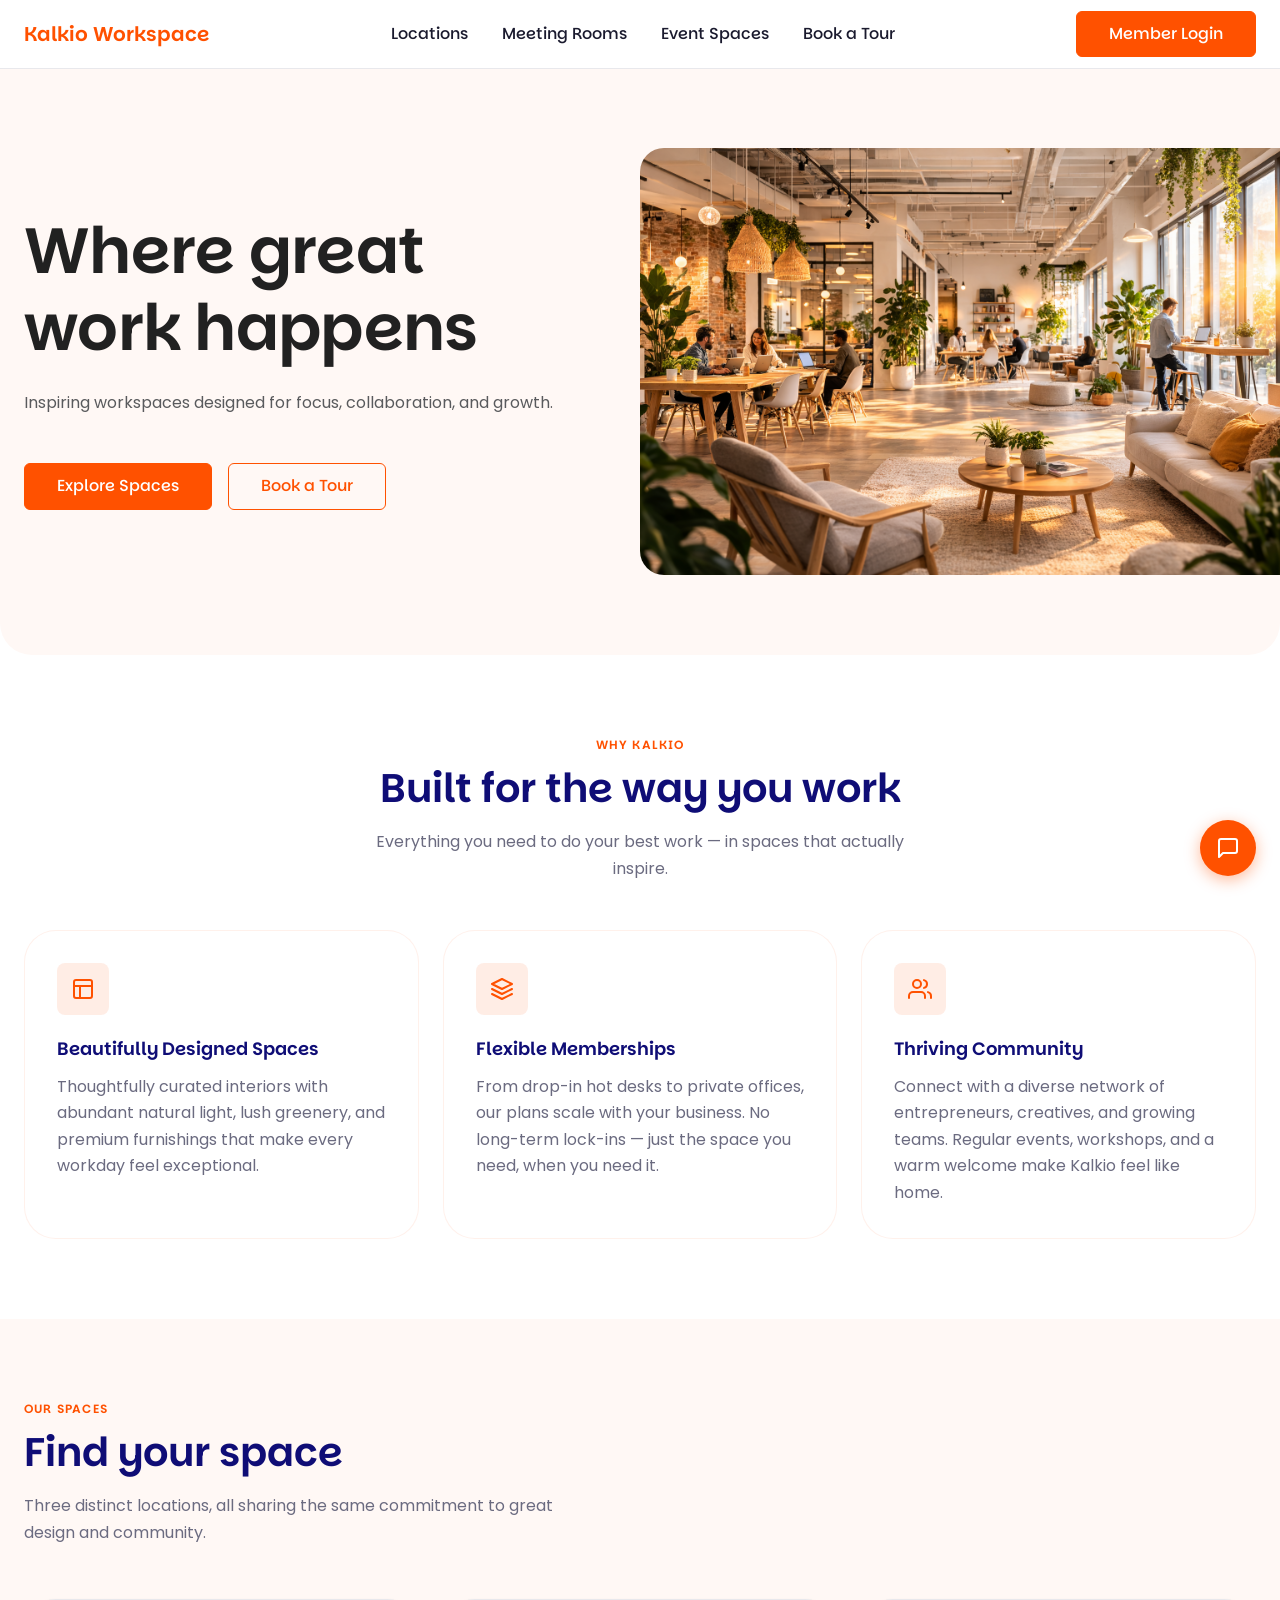
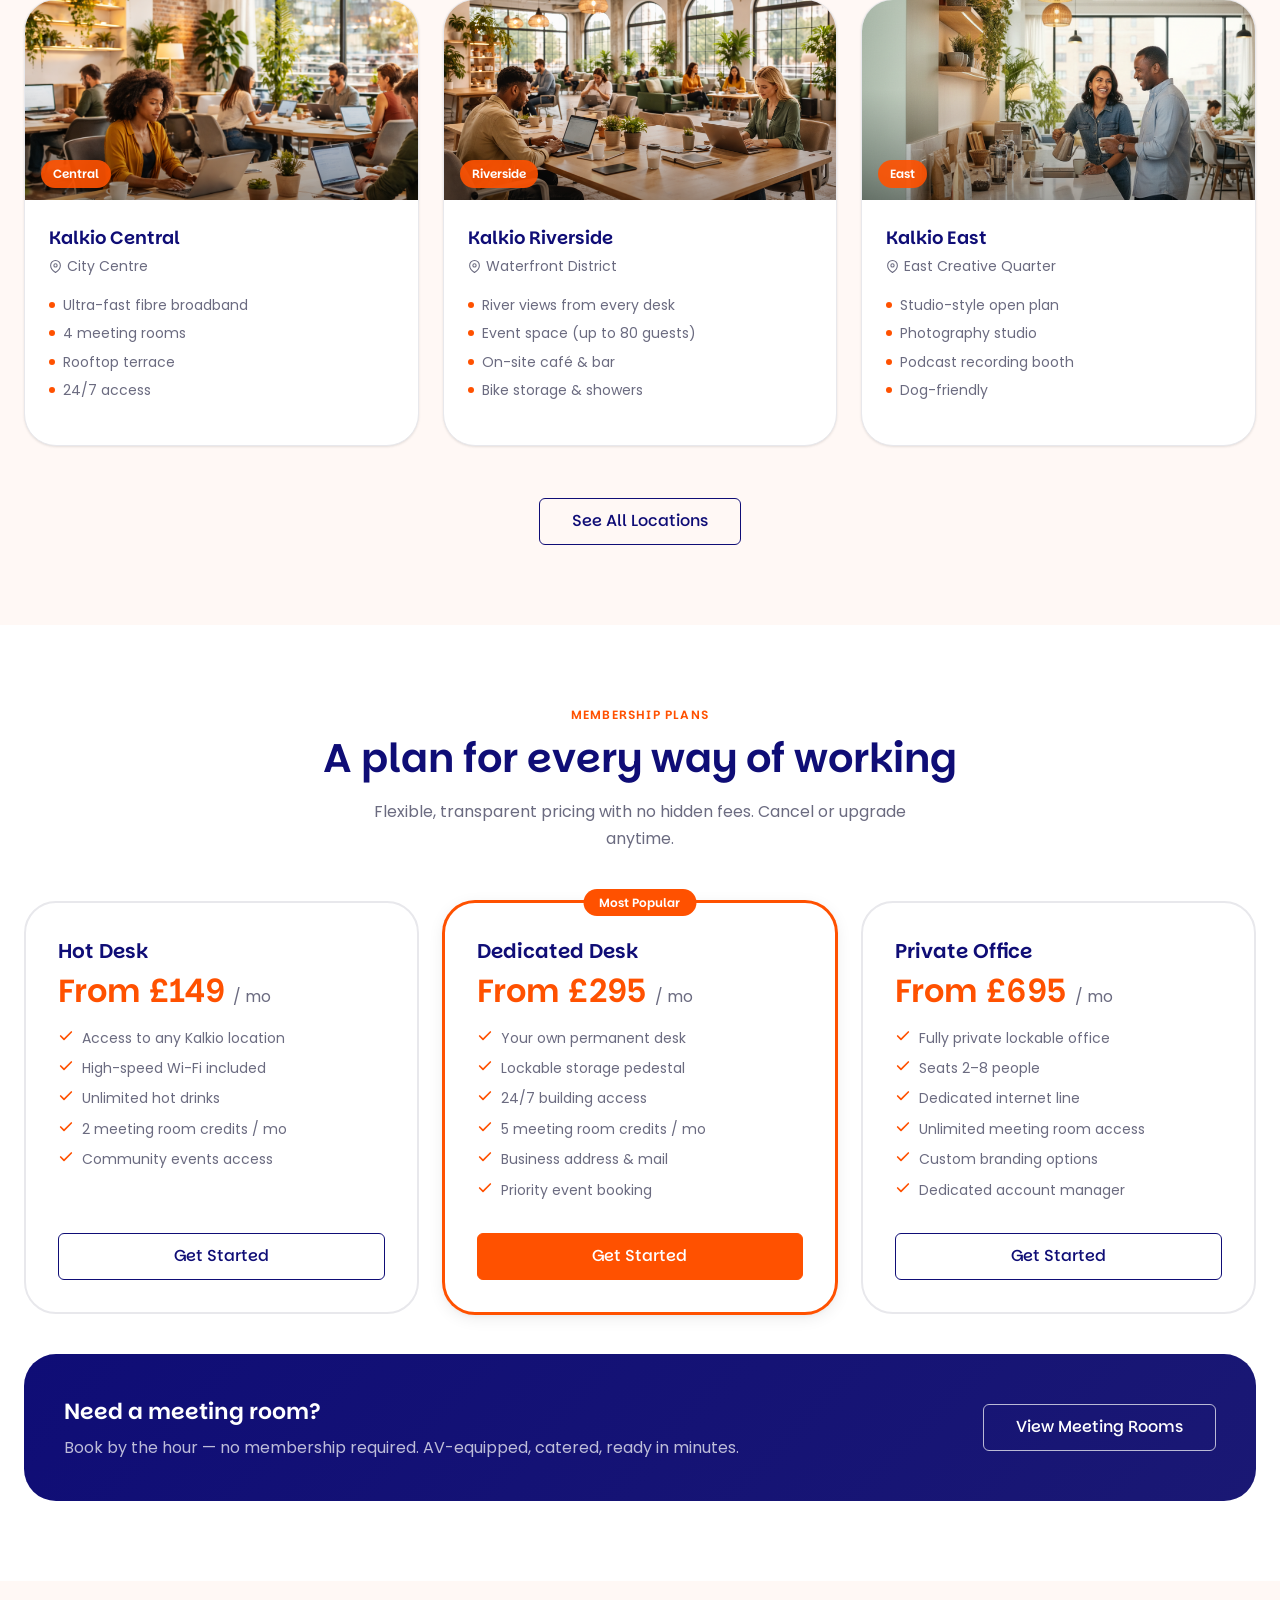
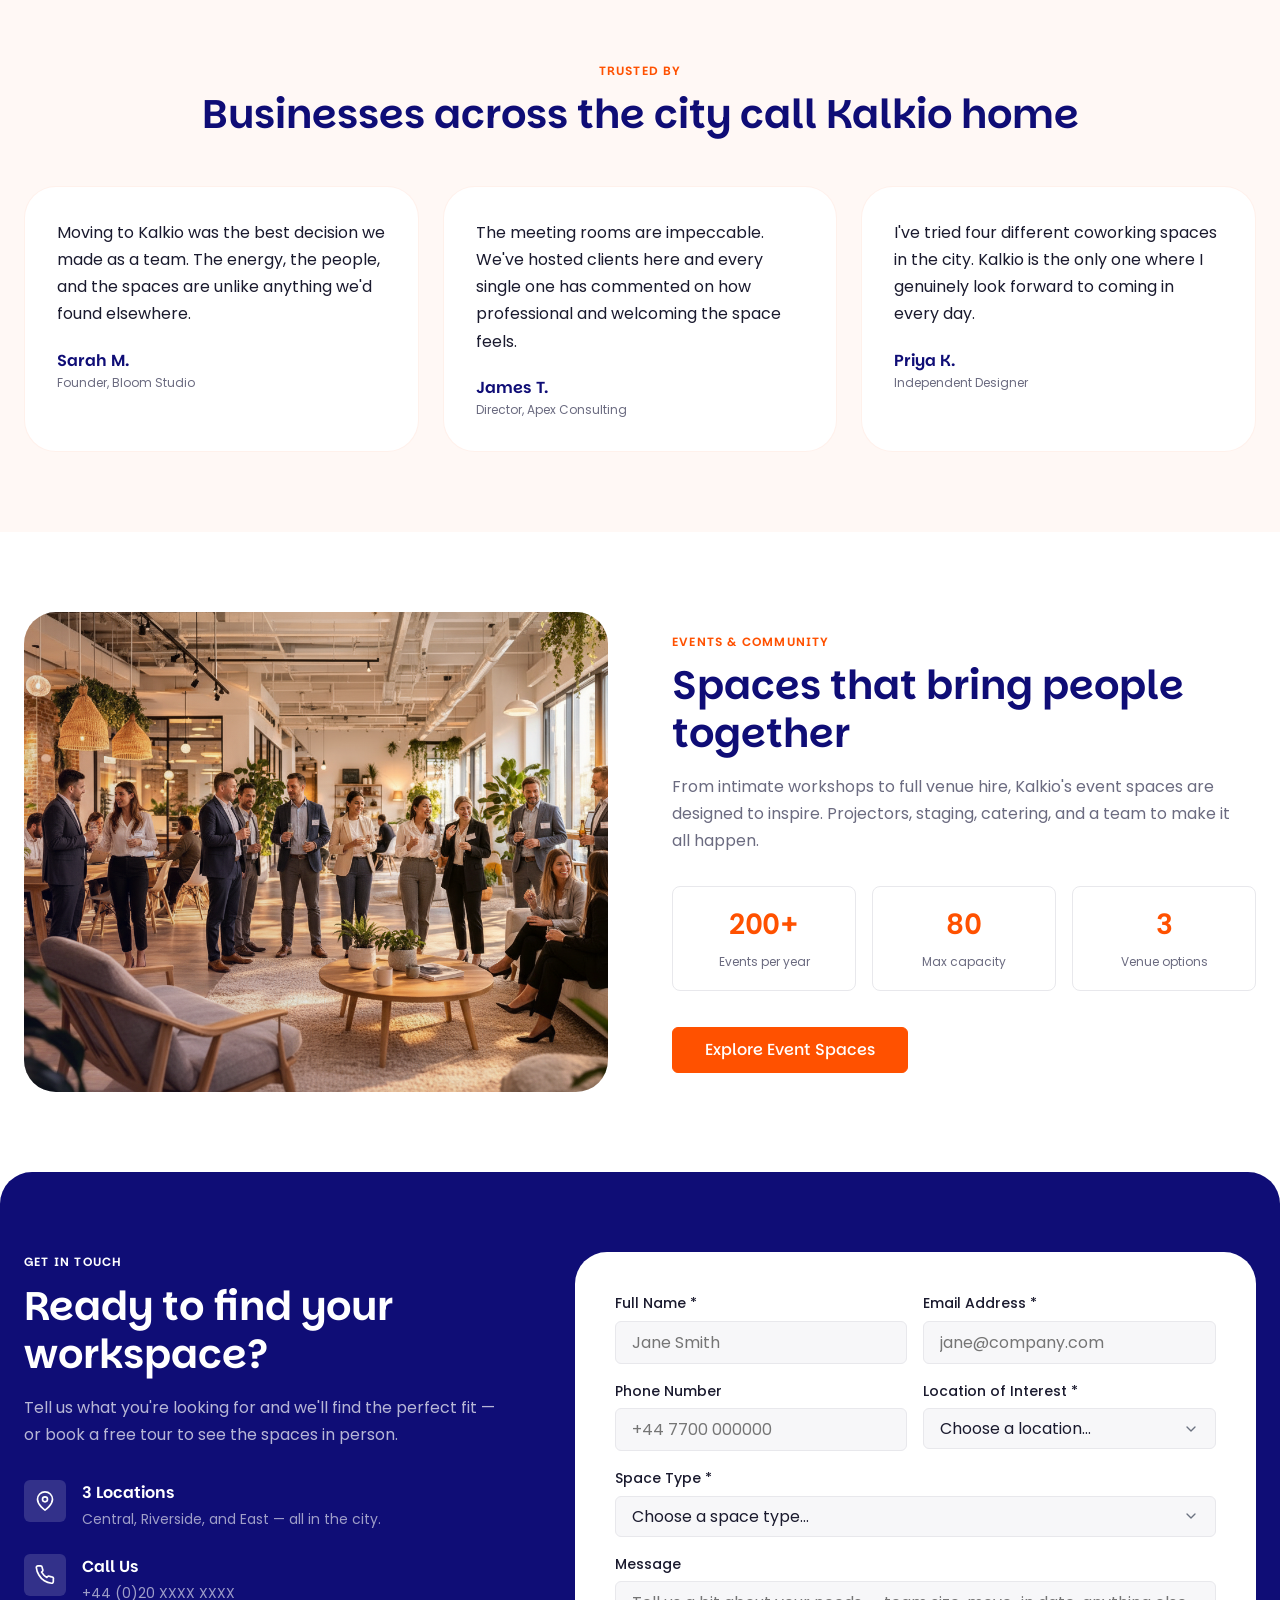
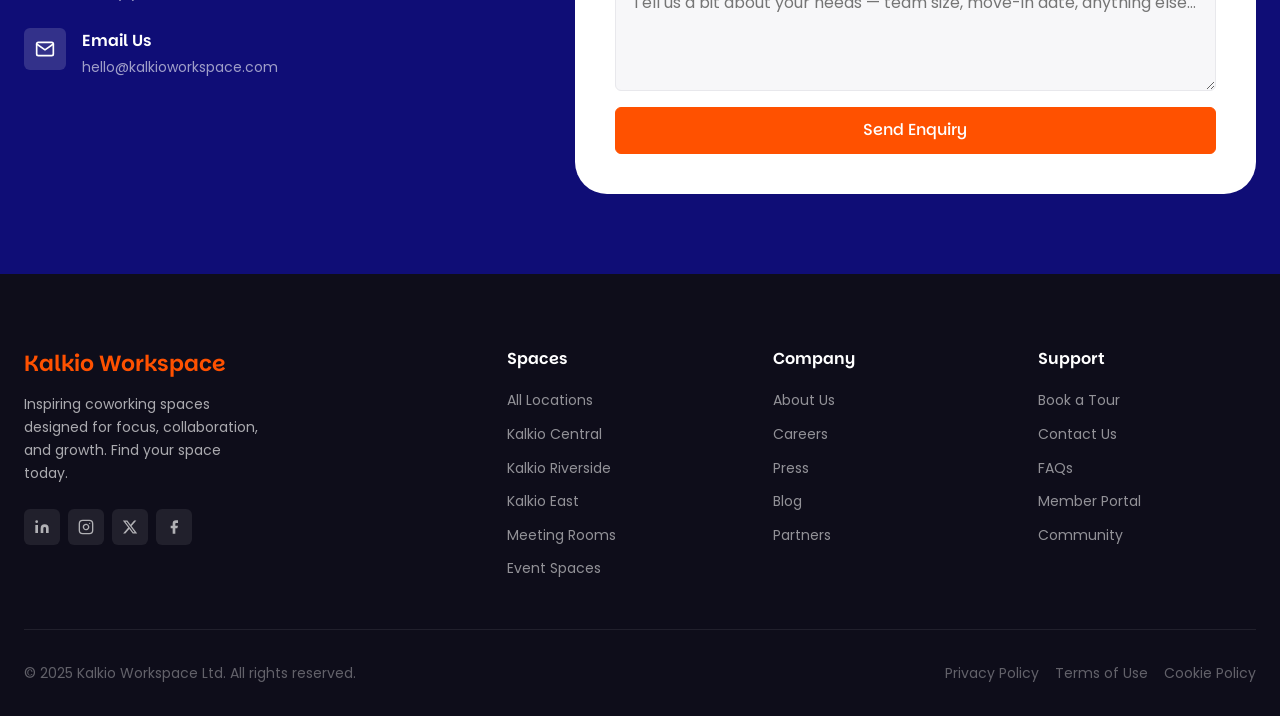
<file: index.html>
<!DOCTYPE html>
<html lang="en">
<head>
  <meta charset="UTF-8" />
  <meta name="viewport" content="width=device-width, initial-scale=1.0" />
  <meta name="description" content="Kalkio Workspace — inspiring coworking spaces designed for focus, collaboration, and growth." />
  <title>Kalkio Workspace — Where Great Work Happens</title>

  <script src="https://mcp.figma.com/mcp/html-to-design/capture.js" async></script>

  <!-- Google Fonts -->
  <link rel="preconnect" href="https://fonts.googleapis.com" />
  <link rel="preconnect" href="https://fonts.gstatic.com" crossorigin />
  <link href="https://fonts.googleapis.com/css2?family=Parkinsans:wght@400;500;600&family=Poppins:wght@400;500;600&display=swap" rel="stylesheet" />

  <!-- Shared Stylesheet -->
  <link rel="stylesheet" href="styles.css" />
</head>
<body>

  <!-- =============================================
       NAVIGATION
       ============================================= -->
  <header class="site-nav" role="banner">
    <div class="container nav-inner">
      <a href="index.html" class="nav-logo" aria-label="Kalkio Workspace — Home">Kalkio Workspace</a>

      <nav class="nav-links" aria-label="Primary navigation">
        <a href="locations.html">Locations</a>
        <a href="meeting-rooms.html">Meeting Rooms</a>
        <a href="event-spaces.html">Event Spaces</a>
        <a href="book-tour.html">Book a Tour</a>
      </nav>

      <div class="nav-actions">
        <a href="#" class="btn btn-primary">Member Login</a>
      </div>

      <button class="nav-hamburger" aria-label="Open menu" aria-expanded="false" aria-controls="mobile-menu">
        <span></span><span></span><span></span>
      </button>
    </div>

    <!-- Mobile slide-down menu -->
    <nav class="nav-mobile" id="mobile-menu" aria-label="Mobile navigation">
      <a href="locations.html">Locations</a>
      <a href="meeting-rooms.html">Meeting Rooms</a>
      <a href="event-spaces.html">Event Spaces</a>
      <a href="book-tour.html">Book a Tour</a>
      <div class="nav-mobile-actions">
        <a href="#" class="btn btn-primary">Member Login</a>
      </div>
    </nav>
  </header>

  <main>

    <!-- =============================================
         HERO
         ============================================= -->
    <section class="hero" aria-label="Hero">
      <div class="hero-inner">
        <div class="hero-content">
          <div class="hero-text">
            <h1 class="hero-title">Where great work happens</h1>
            <p class="hero-subtitle">Inspiring workspaces designed for focus, collaboration, and growth.</p>
          </div>
          <div class="hero-actions">
            <a href="#locations" class="btn btn-primary">Explore Spaces</a>
            <a href="book-tour.html" class="btn btn-outline-orange">Book a Tour</a>
          </div>
        </div>
        <div class="hero-image">
          <img src="assets/hero.png" alt="Kalkio Workspace coworking interior" />
        </div>
      </div>
    </section>

    <!-- =============================================
         WHY KALKIO
         ============================================= -->
    <section class="why-kalkio" aria-labelledby="why-kalkio-heading">
      <div class="container">
        <div class="section-header centered">
          <span class="section-label">Why Kalkio</span>
          <h2 class="section-title" id="why-kalkio-heading">Built for the way you work</h2>
          <p class="section-subtitle">Everything you need to do your best work — in spaces that actually inspire.</p>
        </div>

        <div class="features-grid">
          <!-- Card 1 -->
          <div class="feature-card">
            <div class="feature-icon" aria-hidden="true">
              <!-- Beautifully designed spaces icon -->
              <svg width="24" height="24" viewBox="0 0 24 24" fill="none" stroke="currentColor" stroke-width="2" stroke-linecap="round" stroke-linejoin="round" aria-hidden="true">
                <rect x="3" y="3" width="18" height="18" rx="2"/>
                <path d="M3 9h18M9 21V9"/>
              </svg>
            </div>
            <h3>Beautifully Designed Spaces</h3>
            <p>Thoughtfully curated interiors with abundant natural light, lush greenery, and premium furnishings that make every workday feel exceptional.</p>
          </div>

          <!-- Card 2 -->
          <div class="feature-card">
            <div class="feature-icon" aria-hidden="true">
              <!-- Flexible memberships icon -->
              <svg width="24" height="24" viewBox="0 0 24 24" fill="none" stroke="currentColor" stroke-width="2" stroke-linecap="round" stroke-linejoin="round" aria-hidden="true">
                <path d="M12 2L2 7l10 5 10-5-10-5z"/>
                <path d="M2 17l10 5 10-5M2 12l10 5 10-5"/>
              </svg>
            </div>
            <h3>Flexible Memberships</h3>
            <p>From drop-in hot desks to private offices, our plans scale with your business. No long-term lock-ins — just the space you need, when you need it.</p>
          </div>

          <!-- Card 3 -->
          <div class="feature-card">
            <div class="feature-icon" aria-hidden="true">
              <!-- Thriving community icon -->
              <svg width="24" height="24" viewBox="0 0 24 24" fill="none" stroke="currentColor" stroke-width="2" stroke-linecap="round" stroke-linejoin="round" aria-hidden="true">
                <path d="M17 21v-2a4 4 0 0 0-4-4H5a4 4 0 0 0-4 4v2"/>
                <circle cx="9" cy="7" r="4"/>
                <path d="M23 21v-2a4 4 0 0 0-3-3.87M16 3.13a4 4 0 0 1 0 7.75"/>
              </svg>
            </div>
            <h3>Thriving Community</h3>
            <p>Connect with a diverse network of entrepreneurs, creatives, and growing teams. Regular events, workshops, and a warm welcome make Kalkio feel like home.</p>
          </div>
        </div>
      </div>
    </section>

    <!-- =============================================
         LOCATIONS
         ============================================= -->
    <section class="locations-section" id="locations" aria-labelledby="locations-heading">
      <div class="container">
        <div class="section-header">
          <span class="section-label">Our Spaces</span>
          <h2 class="section-title" id="locations-heading">Find your space</h2>
          <p class="section-subtitle">Three distinct locations, all sharing the same commitment to great design and community.</p>
        </div>
      </div>

      <!-- Horizontally scrollable on mobile, 3-up grid feel on desktop -->
      <div class="container">
        <div class="locations-scroll-wrapper">
          <div class="locations-row" role="list">

            <!-- Kalkio Central -->
            <a class="location-card" href="locations.html#central" role="listitem">
              <div class="location-card-image" role="img" aria-label="Kalkio Central — modern coworking interior">
                <img src="assets/location-central.png" alt="Kalkio Central coworking interior" loading="lazy" />
                <span class="location-card-image-label">Central</span>
              </div>
              <div class="location-card-body">
                <h3>Kalkio Central</h3>
                <p class="location-card-city">
                  <svg width="13" height="13" viewBox="0 0 24 24" fill="none" stroke="currentColor" stroke-width="2" stroke-linecap="round" stroke-linejoin="round" aria-hidden="true"><path d="M21 10c0 7-9 13-9 13s-9-6-9-13a9 9 0 0 1 18 0z"/><circle cx="12" cy="10" r="3"/></svg>
                  City Centre
                </p>
                <ul class="location-amenities">
                  <li>Ultra-fast fibre broadband</li>
                  <li>4 meeting rooms</li>
                  <li>Rooftop terrace</li>
                  <li>24/7 access</li>
                </ul>
              </div>
            </a>

            <!-- Kalkio Riverside -->
            <a class="location-card" href="locations.html#riverside" role="listitem">
              <div class="location-card-image" role="img" aria-label="Kalkio Riverside — light-filled coworking space">
                <img src="assets/location-riverside.png" alt="Kalkio Riverside coworking interior" loading="lazy" />
                <span class="location-card-image-label">Riverside</span>
              </div>
              <div class="location-card-body">
                <h3>Kalkio Riverside</h3>
                <p class="location-card-city">
                  <svg width="13" height="13" viewBox="0 0 24 24" fill="none" stroke="currentColor" stroke-width="2" stroke-linecap="round" stroke-linejoin="round" aria-hidden="true"><path d="M21 10c0 7-9 13-9 13s-9-6-9-13a9 9 0 0 1 18 0z"/><circle cx="12" cy="10" r="3"/></svg>
                  Waterfront District
                </p>
                <ul class="location-amenities">
                  <li>River views from every desk</li>
                  <li>Event space (up to 80 guests)</li>
                  <li>On-site café & bar</li>
                  <li>Bike storage & showers</li>
                </ul>
              </div>
            </a>

            <!-- Kalkio East -->
            <a class="location-card" href="locations.html#east" role="listitem">
              <div class="location-card-image" role="img" aria-label="Kalkio East — creative coworking environment">
                <img src="assets/location-east.png" alt="Kalkio East coworking interior" loading="lazy" />
                <span class="location-card-image-label">East</span>
              </div>
              <div class="location-card-body">
                <h3>Kalkio East</h3>
                <p class="location-card-city">
                  <svg width="13" height="13" viewBox="0 0 24 24" fill="none" stroke="currentColor" stroke-width="2" stroke-linecap="round" stroke-linejoin="round" aria-hidden="true"><path d="M21 10c0 7-9 13-9 13s-9-6-9-13a9 9 0 0 1 18 0z"/><circle cx="12" cy="10" r="3"/></svg>
                  East Creative Quarter
                </p>
                <ul class="location-amenities">
                  <li>Studio-style open plan</li>
                  <li>Photography studio</li>
                  <li>Podcast recording booth</li>
                  <li>Dog-friendly</li>
                </ul>
              </div>
            </a>

          </div>
        </div>
      </div>

      <div class="container" style="margin-top: 32px; text-align: center;">
        <a href="locations.html" class="btn btn-secondary">See All Locations</a>
      </div>
    </section>

    <!-- =============================================
         MEMBERSHIPS
         ============================================= -->
    <section class="memberships-section" aria-labelledby="memberships-heading">
      <div class="container">
        <div class="section-header centered">
          <span class="section-label">Membership Plans</span>
          <h2 class="section-title" id="memberships-heading">A plan for every way of working</h2>
          <p class="section-subtitle">Flexible, transparent pricing with no hidden fees. Cancel or upgrade anytime.</p>
        </div>

        <div class="memberships-grid">

          <!-- Hot Desk -->
          <article class="membership-card">
            <p class="membership-tier">Hot Desk</p>
            <p class="membership-price">From £149 <span>/ mo</span></p>
            <ul class="membership-features">
              <li>
                <svg class="check-icon" width="16" height="16" viewBox="0 0 24 24" fill="none" stroke="currentColor" stroke-width="2.5" stroke-linecap="round" stroke-linejoin="round" aria-hidden="true"><polyline points="20 6 9 17 4 12"/></svg>
                Access to any Kalkio location
              </li>
              <li>
                <svg class="check-icon" width="16" height="16" viewBox="0 0 24 24" fill="none" stroke="currentColor" stroke-width="2.5" stroke-linecap="round" stroke-linejoin="round" aria-hidden="true"><polyline points="20 6 9 17 4 12"/></svg>
                High-speed Wi-Fi included
              </li>
              <li>
                <svg class="check-icon" width="16" height="16" viewBox="0 0 24 24" fill="none" stroke="currentColor" stroke-width="2.5" stroke-linecap="round" stroke-linejoin="round" aria-hidden="true"><polyline points="20 6 9 17 4 12"/></svg>
                Unlimited hot drinks
              </li>
              <li>
                <svg class="check-icon" width="16" height="16" viewBox="0 0 24 24" fill="none" stroke="currentColor" stroke-width="2.5" stroke-linecap="round" stroke-linejoin="round" aria-hidden="true"><polyline points="20 6 9 17 4 12"/></svg>
                2 meeting room credits / mo
              </li>
              <li>
                <svg class="check-icon" width="16" height="16" viewBox="0 0 24 24" fill="none" stroke="currentColor" stroke-width="2.5" stroke-linecap="round" stroke-linejoin="round" aria-hidden="true"><polyline points="20 6 9 17 4 12"/></svg>
                Community events access
              </li>
            </ul>
            <a href="book-tour.html" class="btn btn-secondary" style="width:100%; justify-content:center;">Get Started</a>
          </article>

          <!-- Dedicated Desk (featured) -->
          <article class="membership-card featured">
            <span class="membership-badge">Most Popular</span>
            <p class="membership-tier">Dedicated Desk</p>
            <p class="membership-price">From £295 <span>/ mo</span></p>
            <ul class="membership-features">
              <li>
                <svg class="check-icon" width="16" height="16" viewBox="0 0 24 24" fill="none" stroke="currentColor" stroke-width="2.5" stroke-linecap="round" stroke-linejoin="round" aria-hidden="true"><polyline points="20 6 9 17 4 12"/></svg>
                Your own permanent desk
              </li>
              <li>
                <svg class="check-icon" width="16" height="16" viewBox="0 0 24 24" fill="none" stroke="currentColor" stroke-width="2.5" stroke-linecap="round" stroke-linejoin="round" aria-hidden="true"><polyline points="20 6 9 17 4 12"/></svg>
                Lockable storage pedestal
              </li>
              <li>
                <svg class="check-icon" width="16" height="16" viewBox="0 0 24 24" fill="none" stroke="currentColor" stroke-width="2.5" stroke-linecap="round" stroke-linejoin="round" aria-hidden="true"><polyline points="20 6 9 17 4 12"/></svg>
                24/7 building access
              </li>
              <li>
                <svg class="check-icon" width="16" height="16" viewBox="0 0 24 24" fill="none" stroke="currentColor" stroke-width="2.5" stroke-linecap="round" stroke-linejoin="round" aria-hidden="true"><polyline points="20 6 9 17 4 12"/></svg>
                5 meeting room credits / mo
              </li>
              <li>
                <svg class="check-icon" width="16" height="16" viewBox="0 0 24 24" fill="none" stroke="currentColor" stroke-width="2.5" stroke-linecap="round" stroke-linejoin="round" aria-hidden="true"><polyline points="20 6 9 17 4 12"/></svg>
                Business address & mail
              </li>
              <li>
                <svg class="check-icon" width="16" height="16" viewBox="0 0 24 24" fill="none" stroke="currentColor" stroke-width="2.5" stroke-linecap="round" stroke-linejoin="round" aria-hidden="true"><polyline points="20 6 9 17 4 12"/></svg>
                Priority event booking
              </li>
            </ul>
            <a href="book-tour.html" class="btn btn-primary" style="width:100%; justify-content:center;">Get Started</a>
          </article>

          <!-- Private Office -->
          <article class="membership-card">
            <p class="membership-tier">Private Office</p>
            <p class="membership-price">From £695 <span>/ mo</span></p>
            <ul class="membership-features">
              <li>
                <svg class="check-icon" width="16" height="16" viewBox="0 0 24 24" fill="none" stroke="currentColor" stroke-width="2.5" stroke-linecap="round" stroke-linejoin="round" aria-hidden="true"><polyline points="20 6 9 17 4 12"/></svg>
                Fully private lockable office
              </li>
              <li>
                <svg class="check-icon" width="16" height="16" viewBox="0 0 24 24" fill="none" stroke="currentColor" stroke-width="2.5" stroke-linecap="round" stroke-linejoin="round" aria-hidden="true"><polyline points="20 6 9 17 4 12"/></svg>
                Seats 2–8 people
              </li>
              <li>
                <svg class="check-icon" width="16" height="16" viewBox="0 0 24 24" fill="none" stroke="currentColor" stroke-width="2.5" stroke-linecap="round" stroke-linejoin="round" aria-hidden="true"><polyline points="20 6 9 17 4 12"/></svg>
                Dedicated internet line
              </li>
              <li>
                <svg class="check-icon" width="16" height="16" viewBox="0 0 24 24" fill="none" stroke="currentColor" stroke-width="2.5" stroke-linecap="round" stroke-linejoin="round" aria-hidden="true"><polyline points="20 6 9 17 4 12"/></svg>
                Unlimited meeting room access
              </li>
              <li>
                <svg class="check-icon" width="16" height="16" viewBox="0 0 24 24" fill="none" stroke="currentColor" stroke-width="2.5" stroke-linecap="round" stroke-linejoin="round" aria-hidden="true"><polyline points="20 6 9 17 4 12"/></svg>
                Custom branding options
              </li>
              <li>
                <svg class="check-icon" width="16" height="16" viewBox="0 0 24 24" fill="none" stroke="currentColor" stroke-width="2.5" stroke-linecap="round" stroke-linejoin="round" aria-hidden="true"><polyline points="20 6 9 17 4 12"/></svg>
                Dedicated account manager
              </li>
            </ul>
            <a href="book-tour.html" class="btn btn-secondary" style="width:100%; justify-content:center;">Get Started</a>
          </article>

        </div>

        <!-- Meeting Rooms Teaser -->
        <div class="meeting-rooms-teaser">
          <div>
            <h3>Need a meeting room?</h3>
            <p>Book by the hour — no membership required. AV-equipped, catered, ready in minutes.</p>
          </div>
          <a href="meeting-rooms.html" class="btn btn-outline-white">View Meeting Rooms</a>
        </div>
      </div>
    </section>

    <!-- =============================================
         SOCIAL PROOF
         ============================================= -->
    <section class="social-proof" aria-labelledby="social-proof-heading">
      <div class="container">
        <div class="section-header centered">
          <span class="section-label">Trusted by</span>
          <h2 class="section-title" id="social-proof-heading">Businesses across the city call Kalkio home</h2>
        </div>

        <!-- Testimonials -->
        <div class="testimonials-grid">

          <blockquote class="testimonial-card">
            <p class="testimonial-quote">Moving to Kalkio was the best decision we made as a team. The energy, the people, and the spaces are unlike anything we'd found elsewhere.</p>
            <footer class="testimonial-author">
              <div>
                <p class="testimonial-name">Sarah M.</p>
                <p class="testimonial-role">Founder, Bloom Studio</p>
              </div>
            </footer>
          </blockquote>

          <blockquote class="testimonial-card">
            <p class="testimonial-quote">The meeting rooms are impeccable. We've hosted clients here and every single one has commented on how professional and welcoming the space feels.</p>
            <footer class="testimonial-author">
              <div>
                <p class="testimonial-name">James T.</p>
                <p class="testimonial-role">Director, Apex Consulting</p>
              </div>
            </footer>
          </blockquote>

          <blockquote class="testimonial-card">
            <p class="testimonial-quote">I've tried four different coworking spaces in the city. Kalkio is the only one where I genuinely look forward to coming in every day.</p>
            <footer class="testimonial-author">
              <div>
                <p class="testimonial-name">Priya K.</p>
                <p class="testimonial-role">Independent Designer</p>
              </div>
            </footer>
          </blockquote>

        </div>
      </div>
    </section>

    <!-- =============================================
         EVENT SPACES TEASER
         ============================================= -->
    <section class="event-teaser" aria-labelledby="event-teaser-heading">
      <div class="container">
        <div class="event-teaser-inner">

          <!-- Image side -->
          <div
            class="event-teaser-image"
            role="img"
            aria-label="Kalkio event space — bright open room set for a workshop"
          >
            <img src="assets/event-preview.png" alt="Kalkio event space" loading="lazy" />
          </div>

          <!-- Text side -->
          <div class="event-teaser-content">
            <span class="section-label">Events & Community</span>
            <h2 class="section-title" id="event-teaser-heading">Spaces that bring people together</h2>
            <p class="section-subtitle">From intimate workshops to full venue hire, Kalkio's event spaces are designed to inspire. Projectors, staging, catering, and a team to make it all happen.</p>

            <div class="event-teaser-stats">
              <div class="event-stat">
                <span class="event-stat-number">200+</span>
                <span class="event-stat-label">Events per year</span>
              </div>
              <div class="event-stat">
                <span class="event-stat-number">80</span>
                <span class="event-stat-label">Max capacity</span>
              </div>
              <div class="event-stat">
                <span class="event-stat-number">3</span>
                <span class="event-stat-label">Venue options</span>
              </div>
            </div>

            <a href="event-spaces.html" class="btn btn-primary">Explore Event Spaces</a>
          </div>

        </div>
      </div>
    </section>

    <!-- =============================================
         ENQUIRY FORM
         ============================================= -->
    <section class="contact-section" id="enquire" aria-labelledby="contact-heading">
      <div class="container">
        <div class="contact-grid">

          <!-- Left: info -->
          <div class="contact-info">
            <span class="section-label">Get in Touch</span>
            <h2 class="section-title" id="contact-heading">Ready to find your workspace?</h2>
            <p class="section-subtitle">Tell us what you're looking for and we'll find the perfect fit — or book a free tour to see the spaces in person.</p>

            <div class="contact-info-items">
              <div class="contact-info-item">
                <div class="contact-info-icon" aria-hidden="true">
                  <svg width="20" height="20" viewBox="0 0 24 24" fill="none" stroke="currentColor" stroke-width="2" stroke-linecap="round" stroke-linejoin="round"><path d="M21 10c0 7-9 13-9 13s-9-6-9-13a9 9 0 0 1 18 0z"/><circle cx="12" cy="10" r="3"/></svg>
                </div>
                <div class="contact-info-text">
                  <h4>3 Locations</h4>
                  <p>Central, Riverside, and East — all in the city.</p>
                </div>
              </div>
              <div class="contact-info-item">
                <div class="contact-info-icon" aria-hidden="true">
                  <svg width="20" height="20" viewBox="0 0 24 24" fill="none" stroke="currentColor" stroke-width="2" stroke-linecap="round" stroke-linejoin="round"><path d="M22 16.92v3a2 2 0 0 1-2.18 2 19.79 19.79 0 0 1-8.63-3.07A19.5 19.5 0 0 1 4.69 12 19.79 19.79 0 0 1 1.61 3.18 2 2 0 0 1 3.6 1h3a2 2 0 0 1 2 1.72c.127.96.361 1.903.7 2.81a2 2 0 0 1-.45 2.11L7.91 8.6a16 16 0 0 0 6.29 6.29l.91-.91a2 2 0 0 1 2.11-.45c.907.339 1.85.573 2.81.7A2 2 0 0 1 22 16.92z"/></svg>
                </div>
                <div class="contact-info-text">
                  <!-- TODO: Replace with actual phone number -->
                  <h4>Call Us</h4>
                  <p>+44 (0)20 XXXX XXXX</p>
                </div>
              </div>
              <div class="contact-info-item">
                <div class="contact-info-icon" aria-hidden="true">
                  <svg width="20" height="20" viewBox="0 0 24 24" fill="none" stroke="currentColor" stroke-width="2" stroke-linecap="round" stroke-linejoin="round"><path d="M4 4h16c1.1 0 2 .9 2 2v12c0 1.1-.9 2-2 2H4c-1.1 0-2-.9-2-2V6c0-1.1.9-2 2-2z"/><polyline points="22,6 12,13 2,6"/></svg>
                </div>
                <div class="contact-info-text">
                  <!-- TODO: Replace with actual email address -->
                  <h4>Email Us</h4>
                  <p>hello@kalkioworkspace.com</p>
                </div>
              </div>
            </div>
          </div>

          <!-- Right: form card -->
          <div class="enquiry-form">
            <form id="enquiry-form" novalidate aria-label="Workspace enquiry form">
              <div class="form-grid">

                <div class="form-group">
                  <label for="enq-name">Full Name <span aria-hidden="true">*</span></label>
                  <input type="text" id="enq-name" name="name" required placeholder="Jane Smith" autocomplete="name" />
                  <span class="form-error-msg" role="alert"></span>
                </div>

                <div class="form-group">
                  <label for="enq-email">Email Address <span aria-hidden="true">*</span></label>
                  <input type="email" id="enq-email" name="email" required placeholder="jane@company.com" autocomplete="email" />
                  <span class="form-error-msg" role="alert"></span>
                </div>

                <div class="form-group">
                  <label for="enq-phone">Phone Number</label>
                  <input type="tel" id="enq-phone" name="phone" placeholder="+44 7700 000000" autocomplete="tel" />
                  <span class="form-error-msg" role="alert"></span>
                </div>

                <div class="form-group">
                  <label for="enq-location">Location of Interest <span aria-hidden="true">*</span></label>
                  <select id="enq-location" name="location" required>
                    <option value="" disabled selected>Choose a location…</option>
                    <option value="central">Kalkio Central</option>
                    <option value="riverside">Kalkio Riverside</option>
                    <option value="east">Kalkio East</option>
                    <option value="any">Any / Not sure yet</option>
                  </select>
                  <span class="form-error-msg" role="alert"></span>
                </div>

                <div class="form-group full-width">
                  <label for="enq-space-type">Space Type <span aria-hidden="true">*</span></label>
                  <select id="enq-space-type" name="space_type" required>
                    <option value="" disabled selected>Choose a space type…</option>
                    <option value="hot-desk">Hot Desk</option>
                    <option value="dedicated-desk">Dedicated Desk</option>
                    <option value="private-office">Private Office</option>
                    <option value="meeting-room">Meeting Room</option>
                    <option value="event-space">Event Space</option>
                    <option value="other">Other / Not sure</option>
                  </select>
                  <span class="form-error-msg" role="alert"></span>
                </div>

                <div class="form-group full-width">
                  <label for="enq-message">Message</label>
                  <textarea id="enq-message" name="message" placeholder="Tell us a bit about your needs — team size, move-in date, anything else…"></textarea>
                  <span class="form-error-msg" role="alert"></span>
                </div>

              </div>

              <button type="submit" class="btn btn-primary form-submit">Send Enquiry</button>
              <div id="enquiry-success" class="form-success" role="status" aria-live="polite"></div>
            </form>
          </div>

        </div>
      </div>
    </section>

  </main>

  <!-- =============================================
       FOOTER
       ============================================= -->
  <footer class="site-footer" role="contentinfo">
    <div class="container">
      <div class="footer-grid">

        <!-- Brand column -->
        <div class="footer-brand">
          <a href="index.html" class="nav-logo" aria-label="Kalkio Workspace — Home">Kalkio Workspace</a>
          <p>Inspiring coworking spaces designed for focus, collaboration, and growth. Find your space today.</p>
          <div class="footer-social" aria-label="Social media links">
            <!-- LinkedIn -->
            <a href="#" class="social-icon" aria-label="Kalkio Workspace on LinkedIn">
              <svg width="16" height="16" viewBox="0 0 24 24" fill="currentColor" aria-hidden="true"><path d="M16 8a6 6 0 0 1 6 6v7h-4v-7a2 2 0 0 0-2-2 2 2 0 0 0-2 2v7h-4v-7a6 6 0 0 1 6-6zM2 9h4v12H2z"/><circle cx="4" cy="4" r="2"/></svg>
            </a>
            <!-- Instagram -->
            <a href="#" class="social-icon" aria-label="Kalkio Workspace on Instagram">
              <svg width="16" height="16" viewBox="0 0 24 24" fill="none" stroke="currentColor" stroke-width="2" stroke-linecap="round" stroke-linejoin="round" aria-hidden="true"><rect x="2" y="2" width="20" height="20" rx="5" ry="5"/><path d="M16 11.37A4 4 0 1 1 12.63 8 4 4 0 0 1 16 11.37z"/><line x1="17.5" y1="6.5" x2="17.51" y2="6.5"/></svg>
            </a>
            <!-- Twitter / X -->
            <a href="#" class="social-icon" aria-label="Kalkio Workspace on X (Twitter)">
              <svg width="16" height="16" viewBox="0 0 24 24" fill="currentColor" aria-hidden="true"><path d="M18.244 2.25h3.308l-7.227 8.26 8.502 11.24H16.17l-5.214-6.817L4.99 21.75H1.68l7.73-8.835L1.254 2.25H8.08l4.713 6.231zm-1.161 17.52h1.833L7.084 4.126H5.117z"/></svg>
            </a>
            <!-- Facebook -->
            <a href="#" class="social-icon" aria-label="Kalkio Workspace on Facebook">
              <svg width="16" height="16" viewBox="0 0 24 24" fill="currentColor" aria-hidden="true"><path d="M18 2h-3a5 5 0 0 0-5 5v3H7v4h3v8h4v-8h3l1-4h-4V7a1 1 0 0 1 1-1h3z"/></svg>
            </a>
          </div>
        </div>

        <!-- Spaces -->
        <nav class="footer-col" aria-label="Spaces links">
          <h4>Spaces</h4>
          <ul>
            <li><a href="locations.html">All Locations</a></li>
            <li><a href="locations.html#central">Kalkio Central</a></li>
            <li><a href="locations.html#riverside">Kalkio Riverside</a></li>
            <li><a href="locations.html#east">Kalkio East</a></li>
            <li><a href="meeting-rooms.html">Meeting Rooms</a></li>
            <li><a href="event-spaces.html">Event Spaces</a></li>
          </ul>
        </nav>

        <!-- Company -->
        <nav class="footer-col" aria-label="Company links">
          <h4>Company</h4>
          <ul>
            <li><a href="#">About Us</a></li>
            <li><a href="#">Careers</a></li>
            <li><a href="#">Press</a></li>
            <li><a href="#">Blog</a></li>
            <li><a href="#">Partners</a></li>
          </ul>
        </nav>

        <!-- Support -->
        <nav class="footer-col" aria-label="Support links">
          <h4>Support</h4>
          <ul>
            <li><a href="book-tour.html">Book a Tour</a></li>
            <li><a href="#enquire">Contact Us</a></li>
            <li><a href="#">FAQs</a></li>
            <li><a href="#">Member Portal</a></li>
            <li><a href="#">Community</a></li>
          </ul>
        </nav>

      </div>

      <div class="footer-bottom">
        <p>&copy; 2025 Kalkio Workspace Ltd. All rights reserved.</p>
        <div class="footer-bottom-links">
          <a href="#">Privacy Policy</a>
          <a href="#">Terms of Use</a>
          <a href="#">Cookie Policy</a>
        </div>
      </div>
    </div>
  </footer>

  <!-- =============================================
       CHATBOT FLOATING BUTTON
       ============================================= -->
  <!--
    CHATBOT EMBED PLACEHOLDER
    Replace the contents of #chat-widget > .chat-body with the embed code
    provided by your coworking platform or chatbot provider.
  -->
  <button id="chat-launcher" aria-label="Open chat" aria-expanded="false" aria-controls="chat-widget">
    <svg width="24" height="24" viewBox="0 0 24 24" fill="none" stroke="currentColor" stroke-width="2" stroke-linecap="round" stroke-linejoin="round" aria-hidden="true">
      <path d="M21 15a2 2 0 0 1-2 2H7l-4 4V5a2 2 0 0 1 2-2h14a2 2 0 0 1 2 2z"/>
    </svg>
  </button>

  <div id="chat-widget" role="dialog" aria-label="Kalkio Support Chat" aria-modal="true">
    <div class="chat-header">
      <div class="chat-header-info">
        <span class="chat-header-dot" aria-hidden="true"></span>
        <span>Kalkio Support</span>
      </div>
      <button id="chat-close" aria-label="Close chat">&#x2715;</button>
    </div>
    <div class="chat-body">
      <!--
        CHATBOT EMBED PLACEHOLDER
        Replace everything inside .chat-body with your platform's chatbot embed code.
        Example providers: Intercom, Crisp, Tidio, Drift, HubSpot Chat.
        The layout above (header) will still render — or remove it and let the
        provider render their own full widget.
      -->
      <p class="chat-placeholder-msg">Chat embed will appear here.<br />Replace this placeholder with your platform's chatbot embed code.</p>
    </div>
  </div>

  <!-- Shared JavaScript -->
  <script src="main.js"></script>
</body>
</html>
</file>
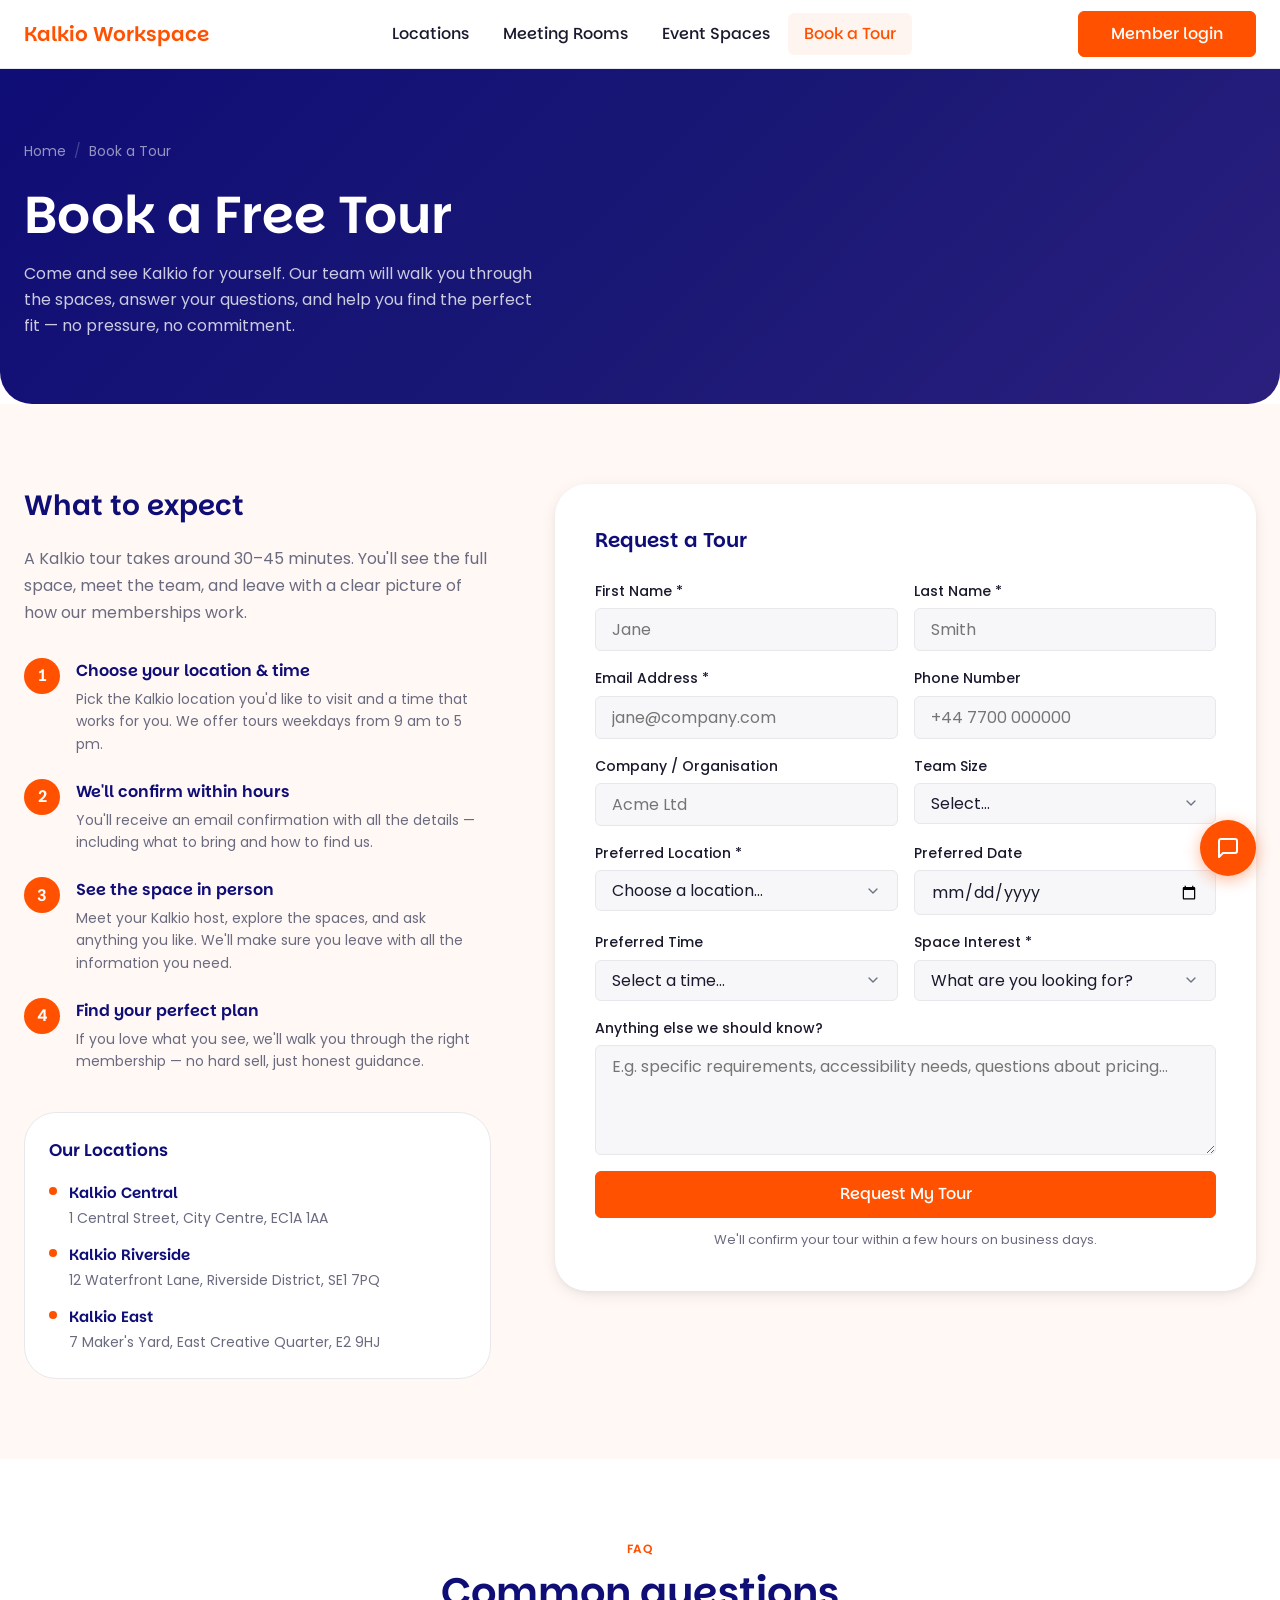
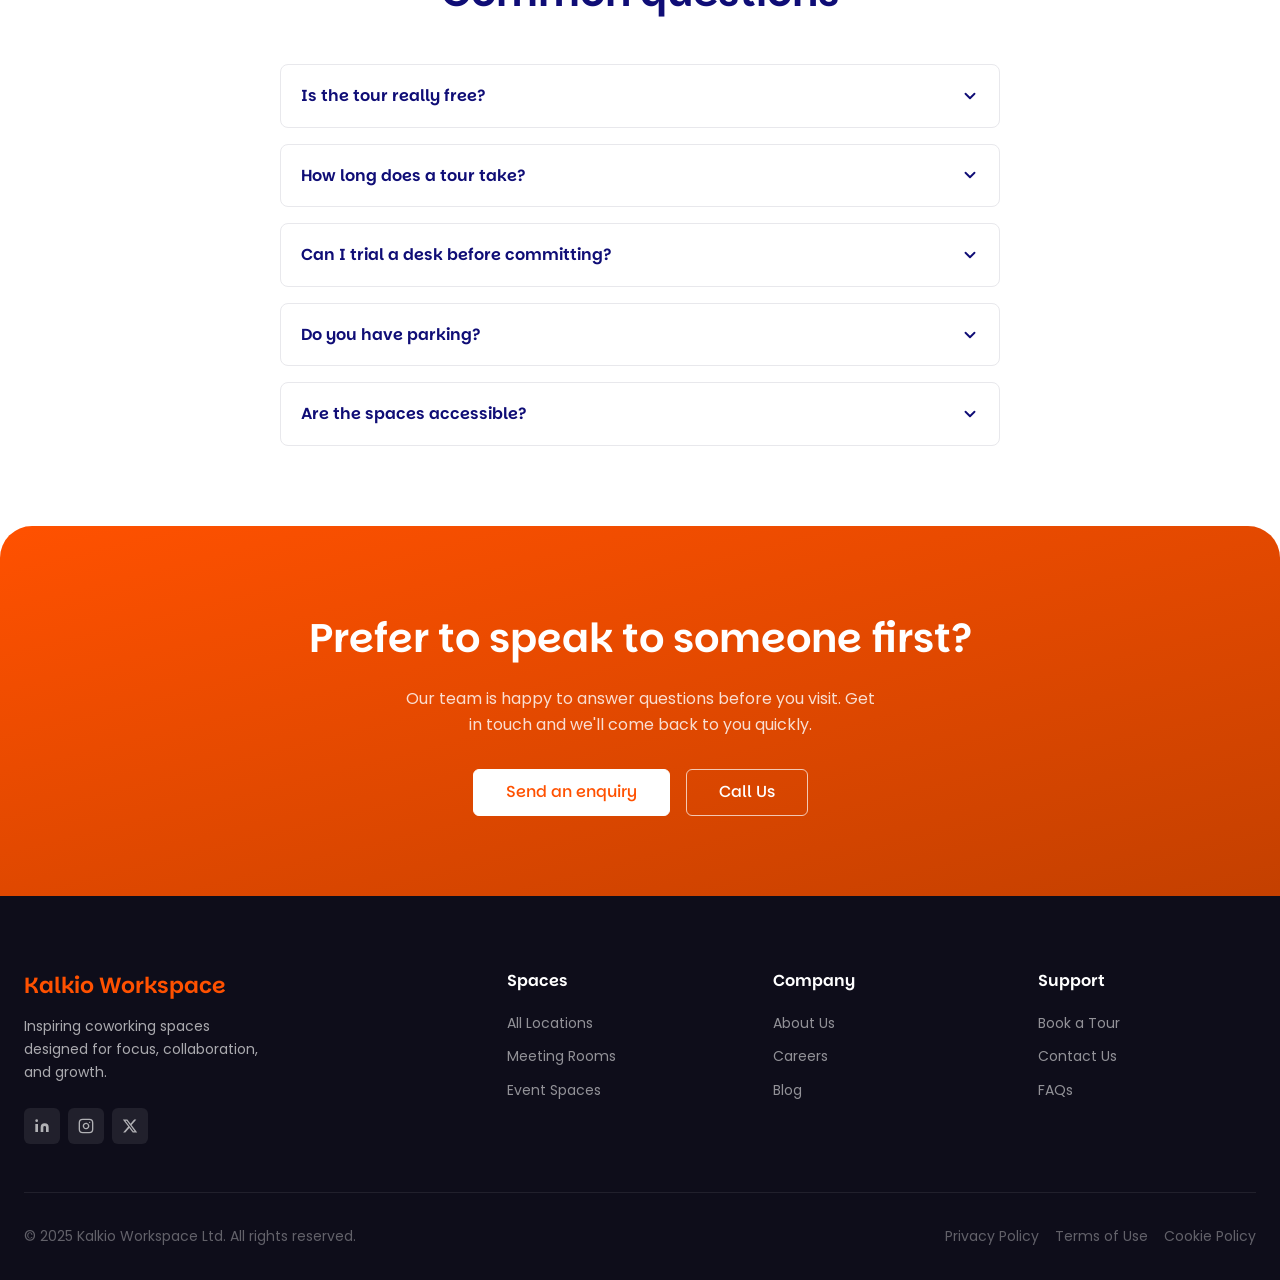
<file: book-tour.html>
<!DOCTYPE html>
<html lang="en">
<head>
  <meta charset="UTF-8" />
  <meta name="viewport" content="width=device-width, initial-scale=1.0" />
  <meta name="description" content="Book a free tour of Kalkio Workspace. See our coworking spaces in person and find the right plan for you." />
  <title>Book a Tour — Kalkio Workspace</title>

  <script src="https://mcp.figma.com/mcp/html-to-design/capture.js" async></script>

  <!-- Google Fonts -->
  <link rel="preconnect" href="https://fonts.googleapis.com" />
  <link rel="preconnect" href="https://fonts.gstatic.com" crossorigin />
  <link href="https://fonts.googleapis.com/css2?family=Parkinsans:wght@400;500;600&family=Poppins:wght@400;500;600&display=swap" rel="stylesheet" />

  <!-- Shared Stylesheet -->
  <link rel="stylesheet" href="styles.css" />
</head>
<body>

  <!-- =============================================
       NAVIGATION
       ============================================= -->
  <header class="site-nav" role="banner">
    <div class="container nav-inner">
      <a href="index.html" class="nav-logo" aria-label="Kalkio Workspace — Home">Kalkio Workspace</a>

      <nav class="nav-links" aria-label="Primary navigation">
        <a href="locations.html">Locations</a>
        <a href="meeting-rooms.html">Meeting Rooms</a>
        <a href="event-spaces.html">Event Spaces</a>
        <a href="book-tour.html" class="active">Book a Tour</a>
      </nav>

      <div class="nav-actions">
        <a href="#" class="btn btn-primary">Member login</a>
      </div>

      <button class="nav-hamburger" aria-label="Open menu" aria-expanded="false" aria-controls="mobile-menu">
        <span></span><span></span><span></span>
      </button>
    </div>

    <nav class="nav-mobile" id="mobile-menu" aria-label="Mobile navigation">
      <a href="locations.html">Locations</a>
      <a href="meeting-rooms.html">Meeting Rooms</a>
      <a href="event-spaces.html">Event Spaces</a>
      <a href="book-tour.html">Book a Tour</a>
      <div class="nav-mobile-actions">
        <a href="#" class="btn btn-secondary">Member Login</a>
        <a href="book-tour.html" class="btn btn-primary">Book a Tour</a>
      </div>
    </nav>
  </header>

  <main>

    <!-- =============================================
         PAGE HERO
         ============================================= -->
    <section class="page-hero" aria-labelledby="page-hero-heading">
      <div class="container">
        <nav class="breadcrumb" aria-label="Breadcrumb">
          <a href="index.html">Home</a>
          <span class="breadcrumb-sep" aria-hidden="true">/</span>
          <span aria-current="page">Book a Tour</span>
        </nav>
        <h1 class="page-hero-title" id="page-hero-heading">Book a Free Tour</h1>
        <p class="page-hero-subtitle">Come and see Kalkio for yourself. Our team will walk you through the spaces, answer your questions, and help you find the perfect fit — no pressure, no commitment.</p>
      </div>
    </section>

    <!-- =============================================
         TOUR BOOKING SECTION
         ============================================= -->
    <section class="book-tour-section" aria-labelledby="tour-form-heading">
      <div class="container">
        <div class="book-tour-grid">

          <!-- Left: info & steps -->
          <div class="book-tour-info">
            <h2>What to expect</h2>
            <p>A Kalkio tour takes around 30–45 minutes. You'll see the full space, meet the team, and leave with a clear picture of how our memberships work.</p>

            <div class="tour-steps" role="list">

              <div class="tour-step" role="listitem">
                <div class="tour-step-number" aria-label="Step 1">1</div>
                <div class="tour-step-text">
                  <h4>Choose your location & time</h4>
                  <p>Pick the Kalkio location you'd like to visit and a time that works for you. We offer tours weekdays from 9 am to 5 pm.</p>
                </div>
              </div>

              <div class="tour-step" role="listitem">
                <div class="tour-step-number" aria-label="Step 2">2</div>
                <div class="tour-step-text">
                  <h4>We'll confirm within hours</h4>
                  <p>You'll receive an email confirmation with all the details — including what to bring and how to find us.</p>
                </div>
              </div>

              <div class="tour-step" role="listitem">
                <div class="tour-step-number" aria-label="Step 3">3</div>
                <div class="tour-step-text">
                  <h4>See the space in person</h4>
                  <p>Meet your Kalkio host, explore the spaces, and ask anything you like. We'll make sure you leave with all the information you need.</p>
                </div>
              </div>

              <div class="tour-step" role="listitem">
                <div class="tour-step-number" aria-label="Step 4">4</div>
                <div class="tour-step-text">
                  <h4>Find your perfect plan</h4>
                  <p>If you love what you see, we'll walk you through the right membership — no hard sell, just honest guidance.</p>
                </div>
              </div>

            </div>

            <!-- Location quick-links -->
            <div style="margin-top: 40px; padding: 24px; background-color: var(--color-white); border-radius: var(--radius-lg); border: 1px solid var(--color-border);">
              <h3 style="font-family: var(--font-display); font-size: 1.0625rem; font-weight: 600; color: var(--color-secondary); margin-bottom: 16px;">Our Locations</h3>
              <div style="display: flex; flex-direction: column; gap: 14px;">

                <div style="display: flex; align-items: flex-start; gap: 12px;">
                  <div style="width: 8px; height: 8px; border-radius: 50%; background-color: var(--color-primary); flex-shrink: 0; margin-top: 6px;"></div>
                  <div>
                    <p style="font-family: var(--font-display); font-size: 0.9375rem; font-weight: 600; color: var(--color-secondary); margin-bottom: 2px;">Kalkio Central</p>
                    <!-- TODO: Replace with real address -->
                    <p style="font-size: 0.875rem; color: var(--color-text-muted);">1 Central Street, City Centre, EC1A 1AA</p>
                  </div>
                </div>

                <div style="display: flex; align-items: flex-start; gap: 12px;">
                  <div style="width: 8px; height: 8px; border-radius: 50%; background-color: var(--color-primary); flex-shrink: 0; margin-top: 6px;"></div>
                  <div>
                    <p style="font-family: var(--font-display); font-size: 0.9375rem; font-weight: 600; color: var(--color-secondary); margin-bottom: 2px;">Kalkio Riverside</p>
                    <!-- TODO: Replace with real address -->
                    <p style="font-size: 0.875rem; color: var(--color-text-muted);">12 Waterfront Lane, Riverside District, SE1 7PQ</p>
                  </div>
                </div>

                <div style="display: flex; align-items: flex-start; gap: 12px;">
                  <div style="width: 8px; height: 8px; border-radius: 50%; background-color: var(--color-primary); flex-shrink: 0; margin-top: 6px;"></div>
                  <div>
                    <p style="font-family: var(--font-display); font-size: 0.9375rem; font-weight: 600; color: var(--color-secondary); margin-bottom: 2px;">Kalkio East</p>
                    <!-- TODO: Replace with real address -->
                    <p style="font-size: 0.875rem; color: var(--color-text-muted);">7 Maker's Yard, East Creative Quarter, E2 9HJ</p>
                  </div>
                </div>

              </div>
            </div>
          </div>

          <!-- Right: tour request form -->
          <div class="book-tour-form">
            <h3 id="tour-form-heading">Request a Tour</h3>
            <form id="tour-form" novalidate aria-label="Tour booking form">
              <div class="form-grid">

                <div class="form-group">
                  <label for="tour-first-name">First Name <span aria-hidden="true">*</span></label>
                  <input type="text" id="tour-first-name" name="first_name" required placeholder="Jane" autocomplete="given-name" />
                  <span class="form-error-msg" role="alert"></span>
                </div>

                <div class="form-group">
                  <label for="tour-last-name">Last Name <span aria-hidden="true">*</span></label>
                  <input type="text" id="tour-last-name" name="last_name" required placeholder="Smith" autocomplete="family-name" />
                  <span class="form-error-msg" role="alert"></span>
                </div>

                <div class="form-group">
                  <label for="tour-email">Email Address <span aria-hidden="true">*</span></label>
                  <input type="email" id="tour-email" name="email" required placeholder="jane@company.com" autocomplete="email" />
                  <span class="form-error-msg" role="alert"></span>
                </div>

                <div class="form-group">
                  <label for="tour-phone">Phone Number</label>
                  <input type="tel" id="tour-phone" name="phone" placeholder="+44 7700 000000" autocomplete="tel" />
                  <span class="form-error-msg" role="alert"></span>
                </div>

                <div class="form-group">
                  <label for="tour-company">Company / Organisation</label>
                  <input type="text" id="tour-company" name="company" placeholder="Acme Ltd" autocomplete="organization" />
                  <span class="form-error-msg" role="alert"></span>
                </div>

                <div class="form-group">
                  <label for="tour-team-size">Team Size</label>
                  <select id="tour-team-size" name="team_size">
                    <option value="" disabled selected>Select…</option>
                    <option value="1">Just me</option>
                    <option value="2-5">2–5 people</option>
                    <option value="6-10">6–10 people</option>
                    <option value="11-20">11–20 people</option>
                    <option value="21+">21+ people</option>
                  </select>
                  <span class="form-error-msg" role="alert"></span>
                </div>

                <div class="form-group">
                  <label for="tour-location">Preferred Location <span aria-hidden="true">*</span></label>
                  <select id="tour-location" name="location" required>
                    <option value="" disabled selected>Choose a location…</option>
                    <option value="central">Kalkio Central</option>
                    <option value="riverside">Kalkio Riverside</option>
                    <option value="east">Kalkio East</option>
                    <option value="any">Any / Open to all</option>
                  </select>
                  <span class="form-error-msg" role="alert"></span>
                </div>

                <div class="form-group">
                  <label for="tour-preferred-date">Preferred Date</label>
                  <input type="date" id="tour-preferred-date" name="preferred_date" min="" />
                  <span class="form-error-msg" role="alert"></span>
                </div>

                <div class="form-group">
                  <label for="tour-preferred-time">Preferred Time</label>
                  <select id="tour-preferred-time" name="preferred_time">
                    <option value="" disabled selected>Select a time…</option>
                    <option value="9am">9:00 am</option>
                    <option value="10am">10:00 am</option>
                    <option value="11am">11:00 am</option>
                    <option value="12pm">12:00 pm</option>
                    <option value="1pm">1:00 pm</option>
                    <option value="2pm">2:00 pm</option>
                    <option value="3pm">3:00 pm</option>
                    <option value="4pm">4:00 pm</option>
                  </select>
                  <span class="form-error-msg" role="alert"></span>
                </div>

                <div class="form-group">
                  <label for="tour-space-interest">Space Interest <span aria-hidden="true">*</span></label>
                  <select id="tour-space-interest" name="space_interest" required>
                    <option value="" disabled selected>What are you looking for?</option>
                    <option value="hot-desk">Hot Desk</option>
                    <option value="dedicated-desk">Dedicated Desk</option>
                    <option value="private-office">Private Office</option>
                    <option value="meeting-rooms">Meeting Rooms Only</option>
                    <option value="event-space">Event Space</option>
                    <option value="not-sure">Not sure yet</option>
                  </select>
                  <span class="form-error-msg" role="alert"></span>
                </div>

                <div class="form-group full-width">
                  <label for="tour-message">Anything else we should know?</label>
                  <textarea id="tour-message" name="message" placeholder="E.g. specific requirements, accessibility needs, questions about pricing…"></textarea>
                  <span class="form-error-msg" role="alert"></span>
                </div>

              </div>

              <button type="submit" class="btn btn-primary form-submit">Request My Tour</button>
              <p style="font-size: 0.8125rem; color: var(--color-text-muted); margin-top: 12px; text-align: center;">
                We'll confirm your tour within a few hours on business days.
              </p>
              <div id="tour-success" class="form-success" role="status" aria-live="polite"></div>
            </form>
          </div>

        </div>
      </div>
    </section>

    <!-- =============================================
         FAQs
         ============================================= -->
    <section style="padding: var(--space-xl) 0; background-color: var(--color-white);" aria-labelledby="faq-heading">
      <div class="container">
        <div class="section-header centered">
          <span class="section-label">FAQ</span>
          <h2 class="section-title" id="faq-heading">Common questions</h2>
        </div>

        <div style="max-width: 720px; margin: 0 auto; display: flex; flex-direction: column; gap: 16px;">

          <details style="border: 1px solid var(--color-border); border-radius: var(--radius-md); padding: 0; overflow: hidden;">
            <summary style="padding: 18px 20px; font-family: var(--font-display); font-size: 1rem; font-weight: 600; color: var(--color-secondary); cursor: pointer; list-style: none; display: flex; justify-content: space-between; align-items: center;">
              Is the tour really free?
              <svg width="18" height="18" viewBox="0 0 24 24" fill="none" stroke="currentColor" stroke-width="2.5" stroke-linecap="round" stroke-linejoin="round" aria-hidden="true" style="flex-shrink:0;"><polyline points="6 9 12 15 18 9"/></svg>
            </summary>
            <p style="padding: 0 20px 18px; font-size: 0.9375rem; color: var(--color-text-muted); line-height: 1.7;">Yes, completely. There's no commitment, no sales pressure — just a genuine chance to see the spaces, meet the team, and ask any questions.</p>
          </details>

          <details style="border: 1px solid var(--color-border); border-radius: var(--radius-md); padding: 0; overflow: hidden;">
            <summary style="padding: 18px 20px; font-family: var(--font-display); font-size: 1rem; font-weight: 600; color: var(--color-secondary); cursor: pointer; list-style: none; display: flex; justify-content: space-between; align-items: center;">
              How long does a tour take?
              <svg width="18" height="18" viewBox="0 0 24 24" fill="none" stroke="currentColor" stroke-width="2.5" stroke-linecap="round" stroke-linejoin="round" aria-hidden="true" style="flex-shrink:0;"><polyline points="6 9 12 15 18 9"/></svg>
            </summary>
            <p style="padding: 0 20px 18px; font-size: 0.9375rem; color: var(--color-text-muted); line-height: 1.7;">Most tours last between 30 and 45 minutes, depending on how many questions you have. If you'd like to go deeper on a particular space or pricing, we're happy to spend longer.</p>
          </details>

          <details style="border: 1px solid var(--color-border); border-radius: var(--radius-md); padding: 0; overflow: hidden;">
            <summary style="padding: 18px 20px; font-family: var(--font-display); font-size: 1rem; font-weight: 600; color: var(--color-secondary); cursor: pointer; list-style: none; display: flex; justify-content: space-between; align-items: center;">
              Can I trial a desk before committing?
              <svg width="18" height="18" viewBox="0 0 24 24" fill="none" stroke="currentColor" stroke-width="2.5" stroke-linecap="round" stroke-linejoin="round" aria-hidden="true" style="flex-shrink:0;"><polyline points="6 9 12 15 18 9"/></svg>
            </summary>
            <p style="padding: 0 20px 18px; font-size: 0.9375rem; color: var(--color-text-muted); line-height: 1.7;">Yes — we offer a day pass option so you can experience the space before signing up for a membership. Ask your host about this during your tour.</p>
          </details>

          <details style="border: 1px solid var(--color-border); border-radius: var(--radius-md); padding: 0; overflow: hidden;">
            <summary style="padding: 18px 20px; font-family: var(--font-display); font-size: 1rem; font-weight: 600; color: var(--color-secondary); cursor: pointer; list-style: none; display: flex; justify-content: space-between; align-items: center;">
              Do you have parking?
              <svg width="18" height="18" viewBox="0 0 24 24" fill="none" stroke="currentColor" stroke-width="2.5" stroke-linecap="round" stroke-linejoin="round" aria-hidden="true" style="flex-shrink:0;"><polyline points="6 9 12 15 18 9"/></svg>
            </summary>
            <p style="padding: 0 20px 18px; font-size: 0.9375rem; color: var(--color-text-muted); line-height: 1.7;">All Kalkio locations are well-connected by public transport. Paid parking is available nearby at each site, and Kalkio East has limited on-street parking. We also offer secure bike storage at all locations.</p>
          </details>

          <details style="border: 1px solid var(--color-border); border-radius: var(--radius-md); padding: 0; overflow: hidden;">
            <summary style="padding: 18px 20px; font-family: var(--font-display); font-size: 1rem; font-weight: 600; color: var(--color-secondary); cursor: pointer; list-style: none; display: flex; justify-content: space-between; align-items: center;">
              Are the spaces accessible?
              <svg width="18" height="18" viewBox="0 0 24 24" fill="none" stroke="currentColor" stroke-width="2.5" stroke-linecap="round" stroke-linejoin="round" aria-hidden="true" style="flex-shrink:0;"><polyline points="6 9 12 15 18 9"/></svg>
            </summary>
            <p style="padding: 0 20px 18px; font-size: 0.9375rem; color: var(--color-text-muted); line-height: 1.7;">Yes. All Kalkio locations are step-free accessible, with lift access to all floors, accessible toilets, and adjustable desks available. Let us know of any specific requirements when you book and we'll make sure everything is ready.</p>
          </details>

        </div>
      </div>
    </section>

    <!-- =============================================
         CTA STRIP
         ============================================= -->
    <section class="cta-strip" aria-labelledby="book-cta-heading">
      <div class="container">
        <h2 id="book-cta-heading">Prefer to speak to someone first?</h2>
        <p>Our team is happy to answer questions before you visit. Get in touch and we'll come back to you quickly.</p>
        <div class="cta-strip-actions">
          <a href="index.html#enquire" class="btn btn-white">Send an enquiry</a>
          <!-- TODO: Replace href with your actual phone number link -->
          <a href="tel:+44200000000" class="btn btn-outline-white">Call Us</a>
        </div>
      </div>
    </section>

  </main>

  <!-- =============================================
       FOOTER
       ============================================= -->
  <footer class="site-footer" role="contentinfo">
    <div class="container">
      <div class="footer-grid">
        <div class="footer-brand">
          <a href="index.html" class="nav-logo" aria-label="Kalkio Workspace — Home">Kalkio Workspace</a>
          <p>Inspiring coworking spaces designed for focus, collaboration, and growth.</p>
          <div class="footer-social" aria-label="Social media links">
            <a href="#" class="social-icon" aria-label="LinkedIn">
              <svg width="16" height="16" viewBox="0 0 24 24" fill="currentColor" aria-hidden="true"><path d="M16 8a6 6 0 0 1 6 6v7h-4v-7a2 2 0 0 0-2-2 2 2 0 0 0-2 2v7h-4v-7a6 6 0 0 1 6-6zM2 9h4v12H2z"/><circle cx="4" cy="4" r="2"/></svg>
            </a>
            <a href="#" class="social-icon" aria-label="Instagram">
              <svg width="16" height="16" viewBox="0 0 24 24" fill="none" stroke="currentColor" stroke-width="2" stroke-linecap="round" stroke-linejoin="round" aria-hidden="true"><rect x="2" y="2" width="20" height="20" rx="5" ry="5"/><path d="M16 11.37A4 4 0 1 1 12.63 8 4 4 0 0 1 16 11.37z"/><line x1="17.5" y1="6.5" x2="17.51" y2="6.5"/></svg>
            </a>
            <a href="#" class="social-icon" aria-label="X (Twitter)">
              <svg width="16" height="16" viewBox="0 0 24 24" fill="currentColor" aria-hidden="true"><path d="M18.244 2.25h3.308l-7.227 8.26 8.502 11.24H16.17l-5.214-6.817L4.99 21.75H1.68l7.73-8.835L1.254 2.25H8.08l4.713 6.231zm-1.161 17.52h1.833L7.084 4.126H5.117z"/></svg>
            </a>
          </div>
        </div>
        <nav class="footer-col" aria-label="Spaces links">
          <h4>Spaces</h4>
          <ul>
            <li><a href="locations.html">All Locations</a></li>
            <li><a href="meeting-rooms.html">Meeting Rooms</a></li>
            <li><a href="event-spaces.html">Event Spaces</a></li>
          </ul>
        </nav>
        <nav class="footer-col" aria-label="Company links">
          <h4>Company</h4>
          <ul>
            <li><a href="#">About Us</a></li>
            <li><a href="#">Careers</a></li>
            <li><a href="#">Blog</a></li>
          </ul>
        </nav>
        <nav class="footer-col" aria-label="Support links">
          <h4>Support</h4>
          <ul>
            <li><a href="book-tour.html">Book a Tour</a></li>
            <li><a href="index.html#enquire">Contact Us</a></li>
            <li><a href="#">FAQs</a></li>
          </ul>
        </nav>
      </div>
      <div class="footer-bottom">
        <p>&copy; 2025 Kalkio Workspace Ltd. All rights reserved.</p>
        <div class="footer-bottom-links">
          <a href="#">Privacy Policy</a>
          <a href="#">Terms of Use</a>
          <a href="#">Cookie Policy</a>
        </div>
      </div>
    </div>
  </footer>

  <!-- Chatbot -->
  <button id="chat-launcher" aria-label="Open chat" aria-expanded="false" aria-controls="chat-widget">
    <svg width="24" height="24" viewBox="0 0 24 24" fill="none" stroke="currentColor" stroke-width="2" stroke-linecap="round" stroke-linejoin="round" aria-hidden="true"><path d="M21 15a2 2 0 0 1-2 2H7l-4 4V5a2 2 0 0 1 2-2h14a2 2 0 0 1 2 2z"/></svg>
  </button>
  <div id="chat-widget" role="dialog" aria-label="Kalkio Support Chat" aria-modal="true">
    <div class="chat-header">
      <div class="chat-header-info">
        <span class="chat-header-dot" aria-hidden="true"></span>
        <span>Kalkio Support</span>
      </div>
      <button id="chat-close" aria-label="Close chat">&#x2715;</button>
    </div>
    <div class="chat-body">
      <!-- TODO: Replace with your chatbot embed code -->
      <p class="chat-placeholder-msg">Chat embed will appear here.<br />Replace this placeholder with your platform's chatbot embed code.</p>
    </div>
  </div>

  <!-- Shared JavaScript -->
  <script src="main.js"></script>

  <!-- Set min date on date picker to today -->
  <script>
    const datePicker = document.getElementById('tour-preferred-date');
    if (datePicker) {
      const today = new Date().toISOString().split('T')[0];
      datePicker.setAttribute('min', today);
    }
  </script>
</body>
</html>
</file>
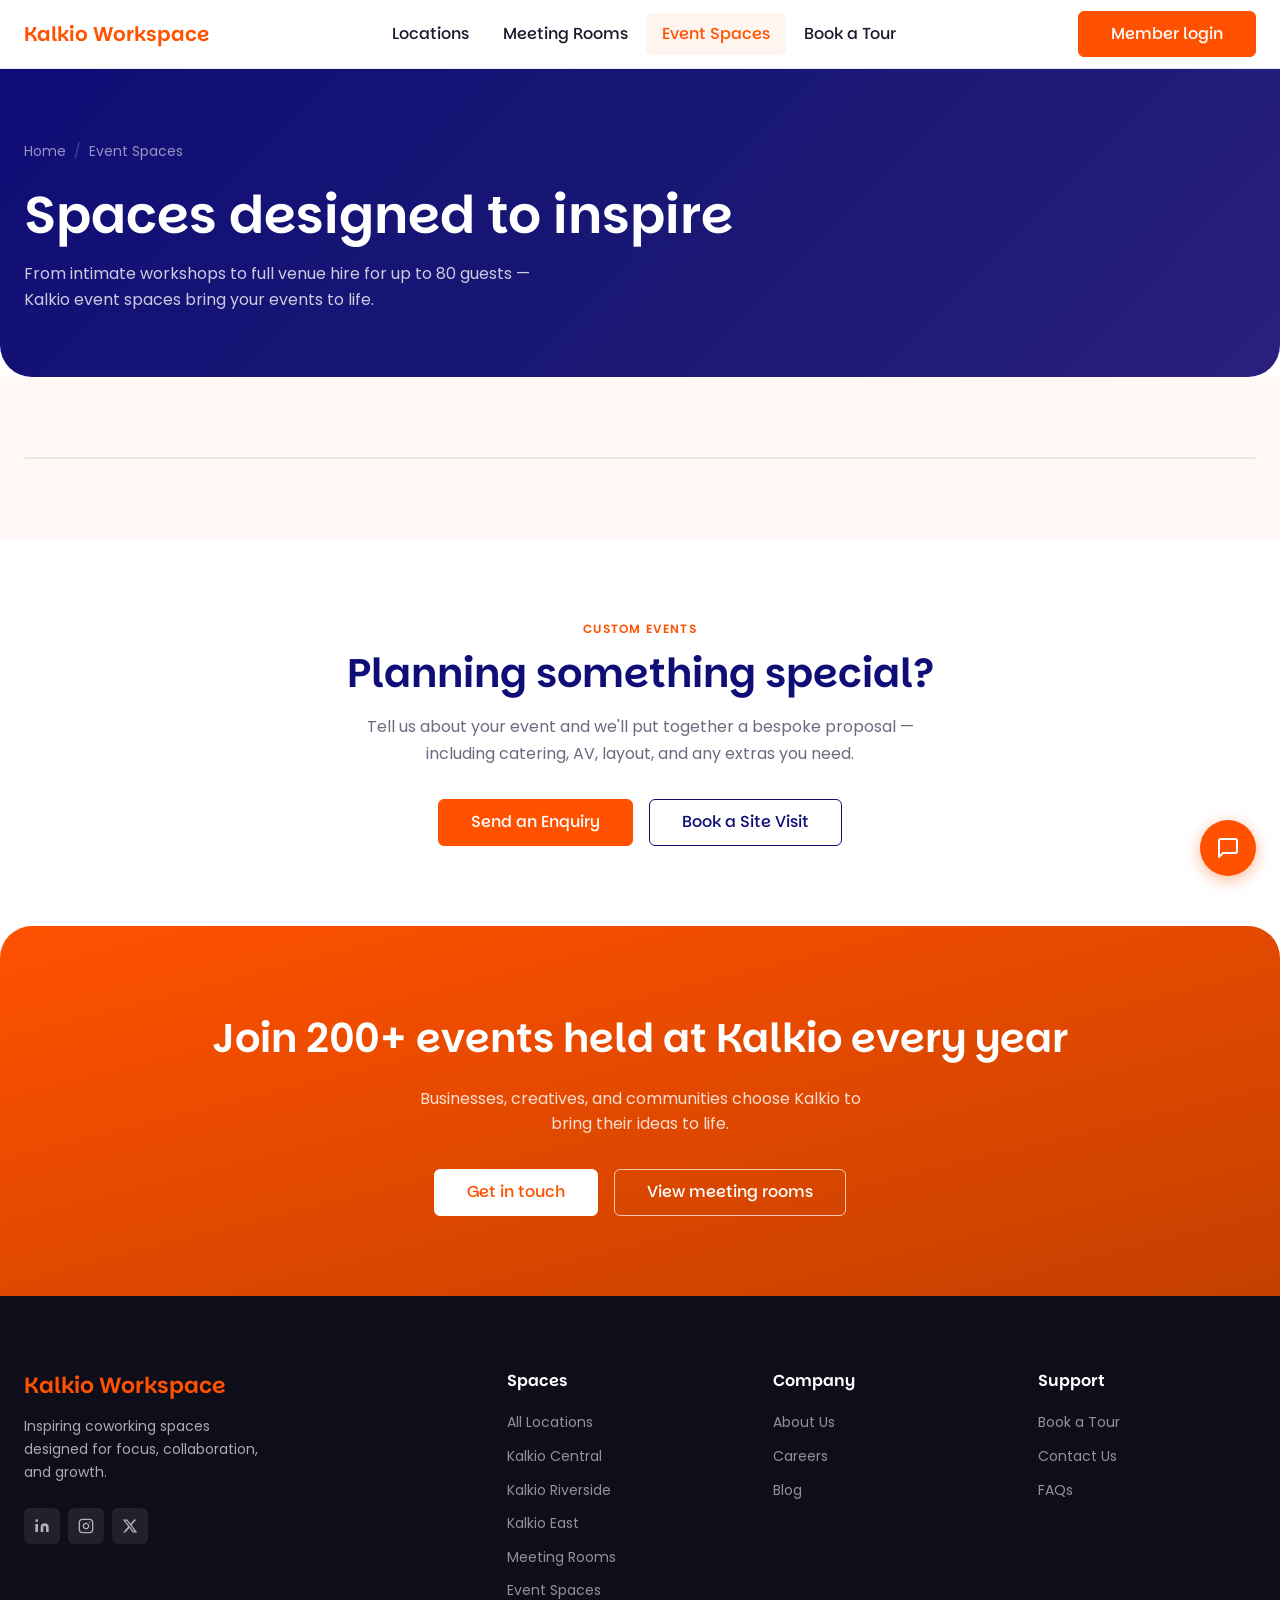
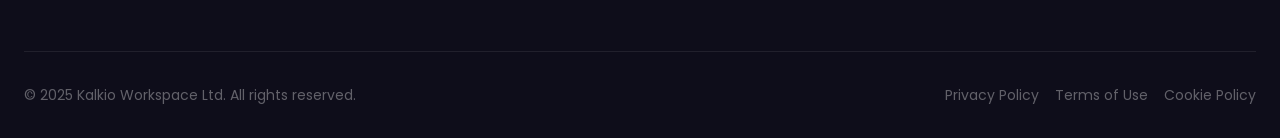
<file: event-spaces.html>
<!DOCTYPE html>
<html lang="en">
<head>
  <meta charset="UTF-8" />
  <meta name="viewport" content="width=device-width, initial-scale=1.0" />
  <meta name="description" content="Kalkio Workspace event spaces — workshops, boardrooms, and full venue hire for up to 80 guests. Book online." />
  <title>Event Spaces — Kalkio Workspace</title>

  <script src="https://mcp.figma.com/mcp/html-to-design/capture.js" async></script>

  <!-- Google Fonts -->
  <link rel="preconnect" href="https://fonts.googleapis.com" />
  <link rel="preconnect" href="https://fonts.gstatic.com" crossorigin />
  <link href="https://fonts.googleapis.com/css2?family=Parkinsans:wght@400;500;600&family=Poppins:wght@400;500;600&display=swap" rel="stylesheet" />

  <!-- Shared Stylesheet -->
  <link rel="stylesheet" href="styles.css" />

  <!--
    NEXUDUS EVENTS WIDGET SCRIPT
    TODO: Confirm this is the correct CDN URL with your Nexudus account manager.
  -->
  <script src="https://cdn.nexudus.site/widget/nexudus-widget.min.js" defer></script>

  <!-- Page-level styles for the events listing section -->
  <style>
    .events-widget-section {
      padding: var(--space-xl) 0;
      background-color: var(--color-bg-warm);
    }
    .events-widget-section h2 {
      font-family: var(--font-display);
      font-size: clamp(1.5rem, 3vw, 2rem);
      font-weight: 600;
      color: var(--color-secondary);
      margin-bottom: 8px;
    }
    .events-widget-section .widget-intro {
      font-size: 1rem;
      color: var(--color-text-muted);
      margin-bottom: 36px;
    }
  </style>
</head>
<body>

  <!-- =============================================
       NAVIGATION
       ============================================= -->
  <header class="site-nav" role="banner">
    <div class="container nav-inner">
      <a href="index.html" class="nav-logo" aria-label="Kalkio Workspace — Home">Kalkio Workspace</a>

      <nav class="nav-links" aria-label="Primary navigation">
        <a href="locations.html">Locations</a>
        <a href="meeting-rooms.html">Meeting Rooms</a>
        <a href="event-spaces.html" class="active">Event Spaces</a>
        <a href="book-tour.html">Book a Tour</a>
      </nav>

      <div class="nav-actions">
        <a href="#" class="btn btn-primary">Member login</a>
      </div>

      <button class="nav-hamburger" aria-label="Open menu" aria-expanded="false" aria-controls="mobile-menu">
        <span></span><span></span><span></span>
      </button>
    </div>

    <nav class="nav-mobile" id="mobile-menu" aria-label="Mobile navigation">
      <a href="locations.html">Locations</a>
      <a href="meeting-rooms.html">Meeting Rooms</a>
      <a href="event-spaces.html">Event Spaces</a>
      <a href="book-tour.html">Book a Tour</a>
      <div class="nav-mobile-actions">
        <a href="#" class="btn btn-secondary">Member Login</a>
        <a href="book-tour.html" class="btn btn-primary">Book a Tour</a>
      </div>
    </nav>
  </header>

  <main>

    <!-- =============================================
         PAGE HERO
         ============================================= -->
    <section class="page-hero" aria-labelledby="page-hero-heading">
      <div class="container">
        <nav class="breadcrumb" aria-label="Breadcrumb">
          <a href="index.html">Home</a>
          <span class="breadcrumb-sep" aria-hidden="true">/</span>
          <span aria-current="page">Event Spaces</span>
        </nav>
        <h1 class="page-hero-title" id="page-hero-heading">Spaces designed to inspire</h1>
        <p class="page-hero-subtitle">From intimate workshops to full venue hire for up to 80 guests — Kalkio event spaces bring your events to life.</p>
      </div>
    </section>

    <!-- =============================================
         NEXUDUS EVENTS LISTING WIDGET
         ============================================= -->
    <!--
      EVENTS WIDGET — Nexudus Integration
      - Replace 'your-location' in the `url` attribute with your actual Nexudus subdomain
        e.g. url="https://kalkiocentral.nexudus.site/events/list"
      - The widget is loaded by the <script src="...nexudus-widget.min.js"> in <head>
    -->
    <section id="events-widget" class="events-widget-section" aria-labelledby="events-widget-heading">
      <div class="container">
        <!-- Replace 'your-location' in the url attribute with your actual Nexudus subdomain -->
        <div
          class="nexudus-widget-iframe"
          url="https://coworking-network.nexudus.site/coworking-network/bookings/meeting-rooms/list"
          hide-header="true"
          hide-footer="true"
          hide-logo="true"
          aria-label="Kalkio events listing widget"
        ></div>
      </div>
    </section>

    <!-- =============================================
         ENQUIRY CTA
         ============================================= -->
    <section style="padding: var(--space-xl) 0; background-color: var(--color-white);" aria-labelledby="event-enquiry-heading">
      <div class="container">
        <div style="max-width: 680px; margin: 0 auto; text-align: center;">
          <span class="section-label">Custom Events</span>
          <h2 class="section-title" id="event-enquiry-heading">Planning something special?</h2>
          <p class="section-subtitle" style="margin: 0 auto 32px;">Tell us about your event and we'll put together a bespoke proposal — including catering, AV, layout, and any extras you need.</p>
          <div style="display: flex; gap: 16px; justify-content: center; flex-wrap: wrap;">
            <a href="index.html#enquire" class="btn btn-primary">Send an Enquiry</a>
            <a href="book-tour.html" class="btn btn-secondary">Book a Site Visit</a>
          </div>
        </div>
      </div>
    </section>

    <!-- CTA Strip -->
    <section class="cta-strip" aria-labelledby="event-cta-heading">
      <div class="container">
        <h2 id="event-cta-heading">Join 200+ events held at Kalkio every year</h2>
        <p>Businesses, creatives, and communities choose Kalkio to bring their ideas to life.</p>
        <div class="cta-strip-actions">
          <a href="index.html#enquire" class="btn btn-white">Get in touch</a>
          <a href="meeting-rooms.html" class="btn btn-outline-white">View meeting rooms</a>
        </div>
      </div>
    </section>

  </main>

  <!-- =============================================
       FOOTER
       ============================================= -->
  <footer class="site-footer" role="contentinfo">
    <div class="container">
      <div class="footer-grid">
        <div class="footer-brand">
          <a href="index.html" class="nav-logo" aria-label="Kalkio Workspace — Home">Kalkio Workspace</a>
          <p>Inspiring coworking spaces designed for focus, collaboration, and growth.</p>
          <div class="footer-social" aria-label="Social media links">
            <a href="#" class="social-icon" aria-label="LinkedIn">
              <svg width="16" height="16" viewBox="0 0 24 24" fill="currentColor" aria-hidden="true"><path d="M16 8a6 6 0 0 1 6 6v7h-4v-7a2 2 0 0 0-2-2 2 2 0 0 0-2 2v7h-4v-7a6 6 0 0 1 6-6zM2 9h4v12H2z"/><circle cx="4" cy="4" r="2"/></svg>
            </a>
            <a href="#" class="social-icon" aria-label="Instagram">
              <svg width="16" height="16" viewBox="0 0 24 24" fill="none" stroke="currentColor" stroke-width="2" stroke-linecap="round" stroke-linejoin="round" aria-hidden="true"><rect x="2" y="2" width="20" height="20" rx="5" ry="5"/><path d="M16 11.37A4 4 0 1 1 12.63 8 4 4 0 0 1 16 11.37z"/><line x1="17.5" y1="6.5" x2="17.51" y2="6.5"/></svg>
            </a>
            <a href="#" class="social-icon" aria-label="X (Twitter)">
              <svg width="16" height="16" viewBox="0 0 24 24" fill="currentColor" aria-hidden="true"><path d="M18.244 2.25h3.308l-7.227 8.26 8.502 11.24H16.17l-5.214-6.817L4.99 21.75H1.68l7.73-8.835L1.254 2.25H8.08l4.713 6.231zm-1.161 17.52h1.833L7.084 4.126H5.117z"/></svg>
            </a>
          </div>
        </div>
        <nav class="footer-col" aria-label="Spaces links">
          <h4>Spaces</h4>
          <ul>
            <li><a href="locations.html">All Locations</a></li>
            <li><a href="locations.html#central">Kalkio Central</a></li>
            <li><a href="locations.html#riverside">Kalkio Riverside</a></li>
            <li><a href="locations.html#east">Kalkio East</a></li>
            <li><a href="meeting-rooms.html">Meeting Rooms</a></li>
            <li><a href="event-spaces.html">Event Spaces</a></li>
          </ul>
        </nav>
        <nav class="footer-col" aria-label="Company links">
          <h4>Company</h4>
          <ul>
            <li><a href="#">About Us</a></li>
            <li><a href="#">Careers</a></li>
            <li><a href="#">Blog</a></li>
          </ul>
        </nav>
        <nav class="footer-col" aria-label="Support links">
          <h4>Support</h4>
          <ul>
            <li><a href="book-tour.html">Book a Tour</a></li>
            <li><a href="index.html#enquire">Contact Us</a></li>
            <li><a href="#">FAQs</a></li>
          </ul>
        </nav>
      </div>
      <div class="footer-bottom">
        <p>&copy; 2025 Kalkio Workspace Ltd. All rights reserved.</p>
        <div class="footer-bottom-links">
          <a href="#">Privacy Policy</a>
          <a href="#">Terms of Use</a>
          <a href="#">Cookie Policy</a>
        </div>
      </div>
    </div>
  </footer>

  <!-- Chatbot -->
  <button id="chat-launcher" aria-label="Open chat" aria-expanded="false" aria-controls="chat-widget">
    <svg width="24" height="24" viewBox="0 0 24 24" fill="none" stroke="currentColor" stroke-width="2" stroke-linecap="round" stroke-linejoin="round" aria-hidden="true"><path d="M21 15a2 2 0 0 1-2 2H7l-4 4V5a2 2 0 0 1 2-2h14a2 2 0 0 1 2 2z"/></svg>
  </button>
  <div id="chat-widget" role="dialog" aria-label="Kalkio Support Chat" aria-modal="true">
    <div class="chat-header">
      <div class="chat-header-info">
        <span class="chat-header-dot" aria-hidden="true"></span>
        <span>Kalkio Support</span>
      </div>
      <button id="chat-close" aria-label="Close chat">&#x2715;</button>
    </div>
    <div class="chat-body">
      <!-- TODO: Replace with your chatbot embed code -->
      <p class="chat-placeholder-msg">Chat embed will appear here.<br />Replace this placeholder with your platform's chatbot embed code.</p>
    </div>
  </div>

  <script src="main.js"></script>
</body>
</html>
</file>
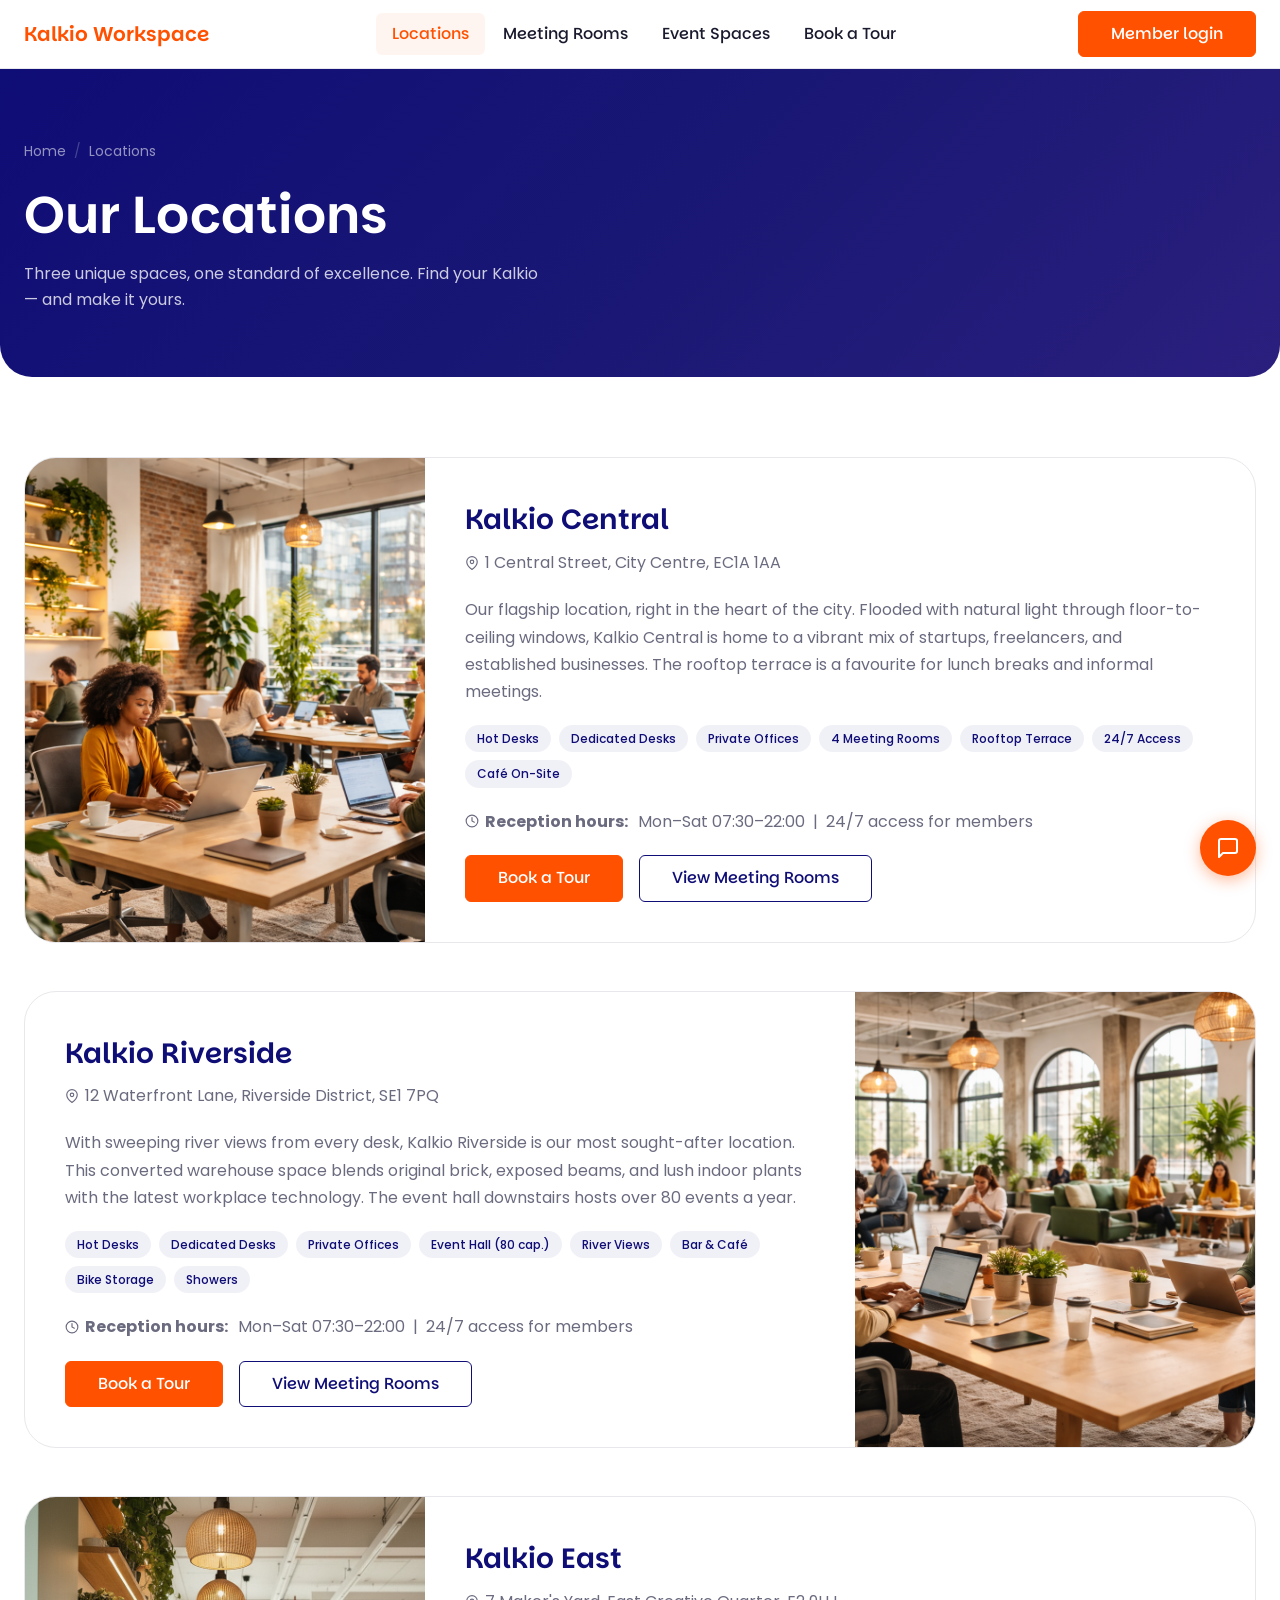
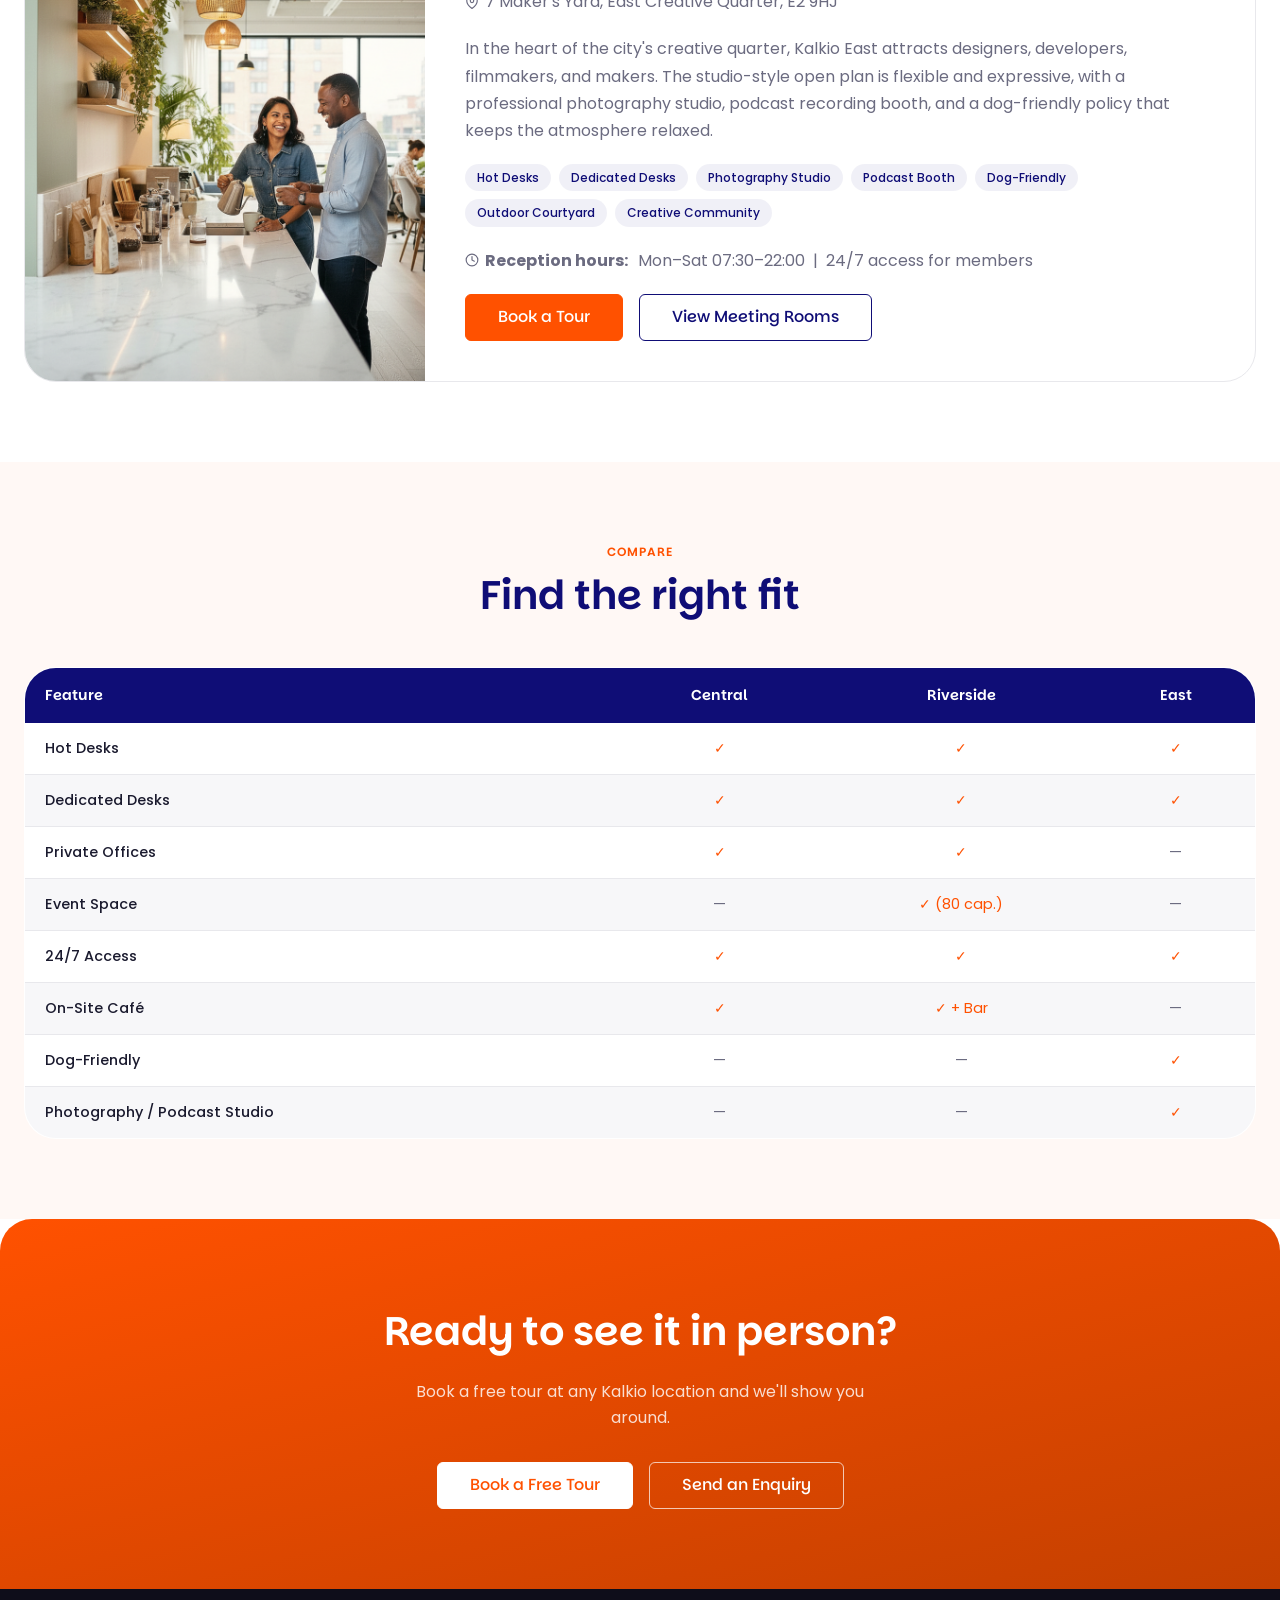
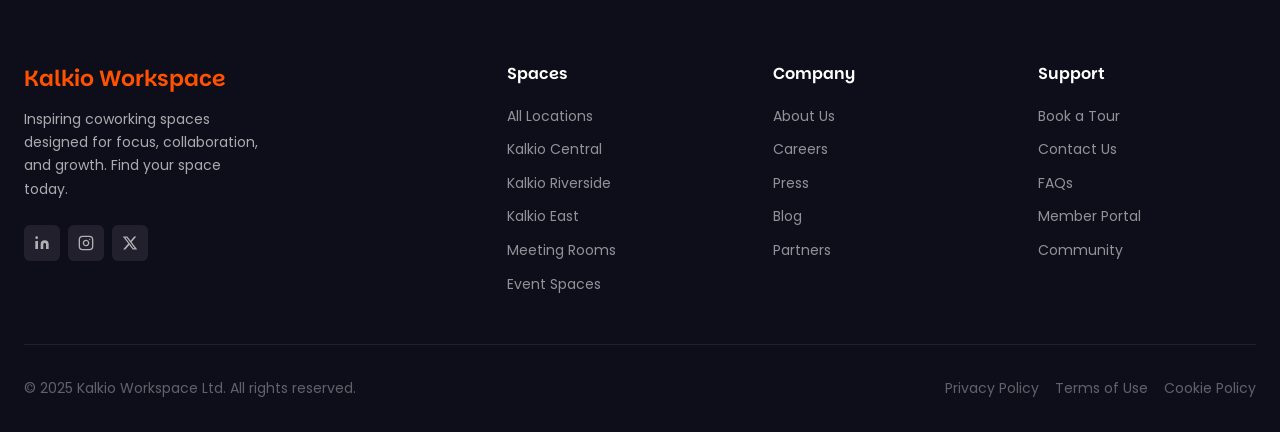
<file: locations.html>
<!DOCTYPE html>
<html lang="en">
<head>
  <meta charset="UTF-8" />
  <meta name="viewport" content="width=device-width, initial-scale=1.0" />
  <meta name="description" content="Kalkio Workspace locations — Central, Riverside, and East. Find the right coworking space for you." />
  <title>Locations — Kalkio Workspace</title>

  <script src="https://mcp.figma.com/mcp/html-to-design/capture.js" async></script>

  <!-- Google Fonts -->
  <link rel="preconnect" href="https://fonts.googleapis.com" />
  <link rel="preconnect" href="https://fonts.gstatic.com" crossorigin />
  <link href="https://fonts.googleapis.com/css2?family=Parkinsans:wght@400;500;600&family=Poppins:wght@400;500;600&display=swap" rel="stylesheet" />

  <!-- Shared Stylesheet -->
  <link rel="stylesheet" href="styles.css" />
</head>
<body>

  <!-- =============================================
       NAVIGATION
       ============================================= -->
  <header class="site-nav" role="banner">
    <div class="container nav-inner">
      <a href="index.html" class="nav-logo" aria-label="Kalkio Workspace — Home">Kalkio Workspace</a>

      <nav class="nav-links" aria-label="Primary navigation">
        <a href="locations.html" class="active">Locations</a>
        <a href="meeting-rooms.html">Meeting Rooms</a>
        <a href="event-spaces.html">Event Spaces</a>
        <a href="book-tour.html">Book a Tour</a>
      </nav>

      <div class="nav-actions">
        <a href="#" class="btn btn-primary">Member login</a>
      </div>

      <button class="nav-hamburger" aria-label="Open menu" aria-expanded="false" aria-controls="mobile-menu">
        <span></span><span></span><span></span>
      </button>
    </div>

    <nav class="nav-mobile" id="mobile-menu" aria-label="Mobile navigation">
      <a href="locations.html">Locations</a>
      <a href="meeting-rooms.html">Meeting Rooms</a>
      <a href="event-spaces.html">Event Spaces</a>
      <a href="book-tour.html">Book a Tour</a>
      <div class="nav-mobile-actions">
        <a href="#" class="btn btn-secondary">Member Login</a>
        <a href="book-tour.html" class="btn btn-primary">Book a Tour</a>
      </div>
    </nav>
  </header>

  <main>

    <!-- =============================================
         PAGE HERO
         ============================================= -->
    <section class="page-hero" aria-labelledby="page-hero-heading">
      <div class="container">
        <nav class="breadcrumb" aria-label="Breadcrumb">
          <a href="index.html">Home</a>
          <span class="breadcrumb-sep" aria-hidden="true">/</span>
          <span aria-current="page">Locations</span>
        </nav>
        <h1 class="page-hero-title" id="page-hero-heading">Our Locations</h1>
        <p class="page-hero-subtitle">Three unique spaces, one standard of excellence. Find your Kalkio — and make it yours.</p>
      </div>
    </section>

    <!-- =============================================
         FULL LOCATION CARDS
         ============================================= -->
    <section class="locations-full-section" aria-labelledby="locations-full-heading">
      <div class="container">
        <div class="locations-full-grid">

          <!-- ─── Kalkio Central ─── -->
          <article class="location-full-card" id="central">
            <div
              class="location-full-image"
              role="img"
              aria-label="Kalkio Central — bright open-plan coworking space with natural light"
            >
              <img src="assets/location-central.png" alt="Kalkio Central coworking interior" loading="lazy" />
            </div>
            <div class="location-full-body">
              <h2>Kalkio Central</h2>
              <p class="location-address">
                <svg width="14" height="14" viewBox="0 0 24 24" fill="none" stroke="currentColor" stroke-width="2" stroke-linecap="round" stroke-linejoin="round" aria-hidden="true"><path d="M21 10c0 7-9 13-9 13s-9-6-9-13a9 9 0 0 1 18 0z"/><circle cx="12" cy="10" r="3"/></svg>
                <!-- TODO: Replace with real address -->
                1 Central Street, City Centre, EC1A 1AA
              </p>
              <p>Our flagship location, right in the heart of the city. Flooded with natural light through floor-to-ceiling windows, Kalkio Central is home to a vibrant mix of startups, freelancers, and established businesses. The rooftop terrace is a favourite for lunch breaks and informal meetings.</p>

              <div class="location-tags">
                <span class="location-tag">Hot Desks</span>
                <span class="location-tag">Dedicated Desks</span>
                <span class="location-tag">Private Offices</span>
                <span class="location-tag">4 Meeting Rooms</span>
                <span class="location-tag">Rooftop Terrace</span>
                <span class="location-tag">24/7 Access</span>
                <span class="location-tag">Café On-Site</span>
              </div>

              <p class="location-hours">
                <svg width="14" height="14" viewBox="0 0 24 24" fill="none" stroke="currentColor" stroke-width="2" stroke-linecap="round" stroke-linejoin="round" aria-hidden="true"><circle cx="12" cy="12" r="10"/><polyline points="12 6 12 12 16 14"/></svg>
                <strong>Reception hours:</strong>&nbsp;Mon–Sat 07:30–22:00 &nbsp;|&nbsp; 24/7 access for members
              </p>

              <div class="location-actions">
                <a href="book-tour.html" class="btn btn-primary">Book a Tour</a>
                <a href="meeting-rooms.html" class="btn btn-secondary">View Meeting Rooms</a>
                <!-- TODO: Add link to individual location page when created -->
              </div>
            </div>
          </article>

          <!-- ─── Kalkio Riverside ─── (reversed layout) -->
          <article class="location-full-card reversed" id="riverside">
            <div
              class="location-full-image"
              role="img"
              aria-label="Kalkio Riverside — coworking space with river views and event hall"
            >
              <img src="assets/location-riverside.png" alt="Kalkio Riverside coworking interior" loading="lazy" />
            </div>
            <div class="location-full-body">
              <h2>Kalkio Riverside</h2>
              <p class="location-address">
                <svg width="14" height="14" viewBox="0 0 24 24" fill="none" stroke="currentColor" stroke-width="2" stroke-linecap="round" stroke-linejoin="round" aria-hidden="true"><path d="M21 10c0 7-9 13-9 13s-9-6-9-13a9 9 0 0 1 18 0z"/><circle cx="12" cy="10" r="3"/></svg>
                <!-- TODO: Replace with real address -->
                12 Waterfront Lane, Riverside District, SE1 7PQ
              </p>
              <p>With sweeping river views from every desk, Kalkio Riverside is our most sought-after location. This converted warehouse space blends original brick, exposed beams, and lush indoor plants with the latest workplace technology. The event hall downstairs hosts over 80 events a year.</p>

              <div class="location-tags">
                <span class="location-tag">Hot Desks</span>
                <span class="location-tag">Dedicated Desks</span>
                <span class="location-tag">Private Offices</span>
                <span class="location-tag">Event Hall (80 cap.)</span>
                <span class="location-tag">River Views</span>
                <span class="location-tag">Bar & Café</span>
                <span class="location-tag">Bike Storage</span>
                <span class="location-tag">Showers</span>
              </div>

              <p class="location-hours">
                <svg width="14" height="14" viewBox="0 0 24 24" fill="none" stroke="currentColor" stroke-width="2" stroke-linecap="round" stroke-linejoin="round" aria-hidden="true"><circle cx="12" cy="12" r="10"/><polyline points="12 6 12 12 16 14"/></svg>
                <strong>Reception hours:</strong>&nbsp;Mon–Sat 07:30–22:00 &nbsp;|&nbsp; 24/7 access for members
              </p>

              <div class="location-actions">
                <a href="book-tour.html" class="btn btn-primary">Book a Tour</a>
                <a href="meeting-rooms.html" class="btn btn-secondary">View Meeting Rooms</a>
              </div>
            </div>
          </article>

          <!-- ─── Kalkio East ─── -->
          <article class="location-full-card" id="east">
            <div
              class="location-full-image"
              role="img"
              aria-label="Kalkio East — creative studio-style coworking in the East Creative Quarter"
            >
              <img src="assets/location-east.png" alt="Kalkio East coworking interior" loading="lazy" />
            </div>
            <div class="location-full-body">
              <h2>Kalkio East</h2>
              <p class="location-address">
                <svg width="14" height="14" viewBox="0 0 24 24" fill="none" stroke="currentColor" stroke-width="2" stroke-linecap="round" stroke-linejoin="round" aria-hidden="true"><path d="M21 10c0 7-9 13-9 13s-9-6-9-13a9 9 0 0 1 18 0z"/><circle cx="12" cy="10" r="3"/></svg>
                <!-- TODO: Replace with real address -->
                7 Maker's Yard, East Creative Quarter, E2 9HJ
              </p>
              <p>In the heart of the city's creative quarter, Kalkio East attracts designers, developers, filmmakers, and makers. The studio-style open plan is flexible and expressive, with a professional photography studio, podcast recording booth, and a dog-friendly policy that keeps the atmosphere relaxed.</p>

              <div class="location-tags">
                <span class="location-tag">Hot Desks</span>
                <span class="location-tag">Dedicated Desks</span>
                <span class="location-tag">Photography Studio</span>
                <span class="location-tag">Podcast Booth</span>
                <span class="location-tag">Dog-Friendly</span>
                <span class="location-tag">Outdoor Courtyard</span>
                <span class="location-tag">Creative Community</span>
              </div>

              <p class="location-hours">
                <svg width="14" height="14" viewBox="0 0 24 24" fill="none" stroke="currentColor" stroke-width="2" stroke-linecap="round" stroke-linejoin="round" aria-hidden="true"><circle cx="12" cy="12" r="10"/><polyline points="12 6 12 12 16 14"/></svg>
                <strong>Reception hours:</strong>&nbsp;Mon–Sat 07:30–22:00 &nbsp;|&nbsp; 24/7 access for members
              </p>

              <div class="location-actions">
                <a href="book-tour.html" class="btn btn-primary">Book a Tour</a>
                <a href="meeting-rooms.html" class="btn btn-secondary">View Meeting Rooms</a>
              </div>
            </div>
          </article>

        </div>
      </div>
    </section>

    <!-- =============================================
         COMPARE LOCATIONS TABLE
         ============================================= -->
    <section style="padding: var(--space-xl) 0; background-color: var(--color-bg-warm);" aria-labelledby="compare-heading">
      <div class="container">
        <div class="section-header centered">
          <span class="section-label">Compare</span>
          <h2 class="section-title" id="compare-heading">Find the right fit</h2>
        </div>

        <div style="overflow-x: auto;">
          <table style="width: 100%; border-collapse: collapse; font-family: var(--font-body); font-size: 0.9rem; background: var(--color-white); border-radius: var(--radius-lg); overflow: hidden; border: 1px solid #E8E8EC;">
            <thead>
              <tr style="background-color: var(--color-secondary); color: var(--color-white);">
                <th scope="col" style="padding: 16px 20px; text-align: left; font-family: var(--font-display); font-weight: 600;">Feature</th>
                <th scope="col" style="padding: 16px 20px; text-align: center; font-family: var(--font-display); font-weight: 600;">Central</th>
                <th scope="col" style="padding: 16px 20px; text-align: center; font-family: var(--font-display); font-weight: 600;">Riverside</th>
                <th scope="col" style="padding: 16px 20px; text-align: center; font-family: var(--font-display); font-weight: 600;">East</th>
              </tr>
            </thead>
            <tbody>
              <tr style="border-bottom: 1px solid var(--color-border);">
                <td style="padding: 14px 20px; font-weight: 500;">Hot Desks</td>
                <td style="padding: 14px 20px; text-align: center; color: var(--color-primary);">&#10003;</td>
                <td style="padding: 14px 20px; text-align: center; color: var(--color-primary);">&#10003;</td>
                <td style="padding: 14px 20px; text-align: center; color: var(--color-primary);">&#10003;</td>
              </tr>
              <tr style="border-bottom: 1px solid var(--color-border); background-color: var(--color-bg-light);">
                <td style="padding: 14px 20px; font-weight: 500;">Dedicated Desks</td>
                <td style="padding: 14px 20px; text-align: center; color: var(--color-primary);">&#10003;</td>
                <td style="padding: 14px 20px; text-align: center; color: var(--color-primary);">&#10003;</td>
                <td style="padding: 14px 20px; text-align: center; color: var(--color-primary);">&#10003;</td>
              </tr>
              <tr style="border-bottom: 1px solid var(--color-border);">
                <td style="padding: 14px 20px; font-weight: 500;">Private Offices</td>
                <td style="padding: 14px 20px; text-align: center; color: var(--color-primary);">&#10003;</td>
                <td style="padding: 14px 20px; text-align: center; color: var(--color-primary);">&#10003;</td>
                <td style="padding: 14px 20px; text-align: center; color: var(--color-text-muted);">—</td>
              </tr>
              <tr style="border-bottom: 1px solid var(--color-border); background-color: var(--color-bg-light);">
                <td style="padding: 14px 20px; font-weight: 500;">Event Space</td>
                <td style="padding: 14px 20px; text-align: center; color: var(--color-text-muted);">—</td>
                <td style="padding: 14px 20px; text-align: center; color: var(--color-primary);">&#10003; (80 cap.)</td>
                <td style="padding: 14px 20px; text-align: center; color: var(--color-text-muted);">—</td>
              </tr>
              <tr style="border-bottom: 1px solid var(--color-border);">
                <td style="padding: 14px 20px; font-weight: 500;">24/7 Access</td>
                <td style="padding: 14px 20px; text-align: center; color: var(--color-primary);">&#10003;</td>
                <td style="padding: 14px 20px; text-align: center; color: var(--color-primary);">&#10003;</td>
                <td style="padding: 14px 20px; text-align: center; color: var(--color-primary);">&#10003;</td>
              </tr>
              <tr style="border-bottom: 1px solid var(--color-border); background-color: var(--color-bg-light);">
                <td style="padding: 14px 20px; font-weight: 500;">On-Site Café</td>
                <td style="padding: 14px 20px; text-align: center; color: var(--color-primary);">&#10003;</td>
                <td style="padding: 14px 20px; text-align: center; color: var(--color-primary);">&#10003; + Bar</td>
                <td style="padding: 14px 20px; text-align: center; color: var(--color-text-muted);">—</td>
              </tr>
              <tr style="border-bottom: 1px solid var(--color-border);">
                <td style="padding: 14px 20px; font-weight: 500;">Dog-Friendly</td>
                <td style="padding: 14px 20px; text-align: center; color: var(--color-text-muted);">—</td>
                <td style="padding: 14px 20px; text-align: center; color: var(--color-text-muted);">—</td>
                <td style="padding: 14px 20px; text-align: center; color: var(--color-primary);">&#10003;</td>
              </tr>
              <tr style="background-color: var(--color-bg-light);">
                <td style="padding: 14px 20px; font-weight: 500;">Photography / Podcast Studio</td>
                <td style="padding: 14px 20px; text-align: center; color: var(--color-text-muted);">—</td>
                <td style="padding: 14px 20px; text-align: center; color: var(--color-text-muted);">—</td>
                <td style="padding: 14px 20px; text-align: center; color: var(--color-primary);">&#10003;</td>
              </tr>
            </tbody>
          </table>
        </div>
      </div>
    </section>

    <!-- =============================================
         CTA STRIP
         ============================================= -->
    <section class="cta-strip" aria-labelledby="locations-cta-heading">
      <div class="container">
        <h2 id="locations-cta-heading">Ready to see it in person?</h2>
        <p>Book a free tour at any Kalkio location and we'll show you around.</p>
        <div class="cta-strip-actions">
          <a href="book-tour.html" class="btn btn-white">Book a Free Tour</a>
          <a href="index.html#enquire" class="btn btn-outline-white">Send an Enquiry</a>
        </div>
      </div>
    </section>

  </main>

  <!-- =============================================
       FOOTER
       ============================================= -->
  <footer class="site-footer" role="contentinfo">
    <div class="container">
      <div class="footer-grid">
        <div class="footer-brand">
          <a href="index.html" class="nav-logo" aria-label="Kalkio Workspace — Home">Kalkio Workspace</a>
          <p>Inspiring coworking spaces designed for focus, collaboration, and growth. Find your space today.</p>
          <div class="footer-social" aria-label="Social media links">
            <a href="#" class="social-icon" aria-label="LinkedIn">
              <svg width="16" height="16" viewBox="0 0 24 24" fill="currentColor" aria-hidden="true"><path d="M16 8a6 6 0 0 1 6 6v7h-4v-7a2 2 0 0 0-2-2 2 2 0 0 0-2 2v7h-4v-7a6 6 0 0 1 6-6zM2 9h4v12H2z"/><circle cx="4" cy="4" r="2"/></svg>
            </a>
            <a href="#" class="social-icon" aria-label="Instagram">
              <svg width="16" height="16" viewBox="0 0 24 24" fill="none" stroke="currentColor" stroke-width="2" stroke-linecap="round" stroke-linejoin="round" aria-hidden="true"><rect x="2" y="2" width="20" height="20" rx="5" ry="5"/><path d="M16 11.37A4 4 0 1 1 12.63 8 4 4 0 0 1 16 11.37z"/><line x1="17.5" y1="6.5" x2="17.51" y2="6.5"/></svg>
            </a>
            <a href="#" class="social-icon" aria-label="X (Twitter)">
              <svg width="16" height="16" viewBox="0 0 24 24" fill="currentColor" aria-hidden="true"><path d="M18.244 2.25h3.308l-7.227 8.26 8.502 11.24H16.17l-5.214-6.817L4.99 21.75H1.68l7.73-8.835L1.254 2.25H8.08l4.713 6.231zm-1.161 17.52h1.833L7.084 4.126H5.117z"/></svg>
            </a>
          </div>
        </div>
        <nav class="footer-col" aria-label="Spaces links">
          <h4>Spaces</h4>
          <ul>
            <li><a href="locations.html">All Locations</a></li>
            <li><a href="locations.html#central">Kalkio Central</a></li>
            <li><a href="locations.html#riverside">Kalkio Riverside</a></li>
            <li><a href="locations.html#east">Kalkio East</a></li>
            <li><a href="meeting-rooms.html">Meeting Rooms</a></li>
            <li><a href="event-spaces.html">Event Spaces</a></li>
          </ul>
        </nav>
        <nav class="footer-col" aria-label="Company links">
          <h4>Company</h4>
          <ul>
            <li><a href="#">About Us</a></li>
            <li><a href="#">Careers</a></li>
            <li><a href="#">Press</a></li>
            <li><a href="#">Blog</a></li>
            <li><a href="#">Partners</a></li>
          </ul>
        </nav>
        <nav class="footer-col" aria-label="Support links">
          <h4>Support</h4>
          <ul>
            <li><a href="book-tour.html">Book a Tour</a></li>
            <li><a href="index.html#enquire">Contact Us</a></li>
            <li><a href="#">FAQs</a></li>
            <li><a href="#">Member Portal</a></li>
            <li><a href="#">Community</a></li>
          </ul>
        </nav>
      </div>
      <div class="footer-bottom">
        <p>&copy; 2025 Kalkio Workspace Ltd. All rights reserved.</p>
        <div class="footer-bottom-links">
          <a href="#">Privacy Policy</a>
          <a href="#">Terms of Use</a>
          <a href="#">Cookie Policy</a>
        </div>
      </div>
    </div>
  </footer>

  <!-- Chatbot -->
  <button id="chat-launcher" aria-label="Open chat" aria-expanded="false" aria-controls="chat-widget">
    <svg width="24" height="24" viewBox="0 0 24 24" fill="none" stroke="currentColor" stroke-width="2" stroke-linecap="round" stroke-linejoin="round" aria-hidden="true"><path d="M21 15a2 2 0 0 1-2 2H7l-4 4V5a2 2 0 0 1 2-2h14a2 2 0 0 1 2 2z"/></svg>
  </button>
  <div id="chat-widget" role="dialog" aria-label="Kalkio Support Chat" aria-modal="true">
    <div class="chat-header">
      <div class="chat-header-info">
        <span class="chat-header-dot" aria-hidden="true"></span>
        <span>Kalkio Support</span>
      </div>
      <button id="chat-close" aria-label="Close chat">&#x2715;</button>
    </div>
    <div class="chat-body">
      <!-- TODO: Replace with your chatbot embed code -->
      <p class="chat-placeholder-msg">Chat embed will appear here.<br />Replace this placeholder with your platform's chatbot embed code.</p>
    </div>
  </div>

  <script src="main.js"></script>
</body>
</html>
</file>
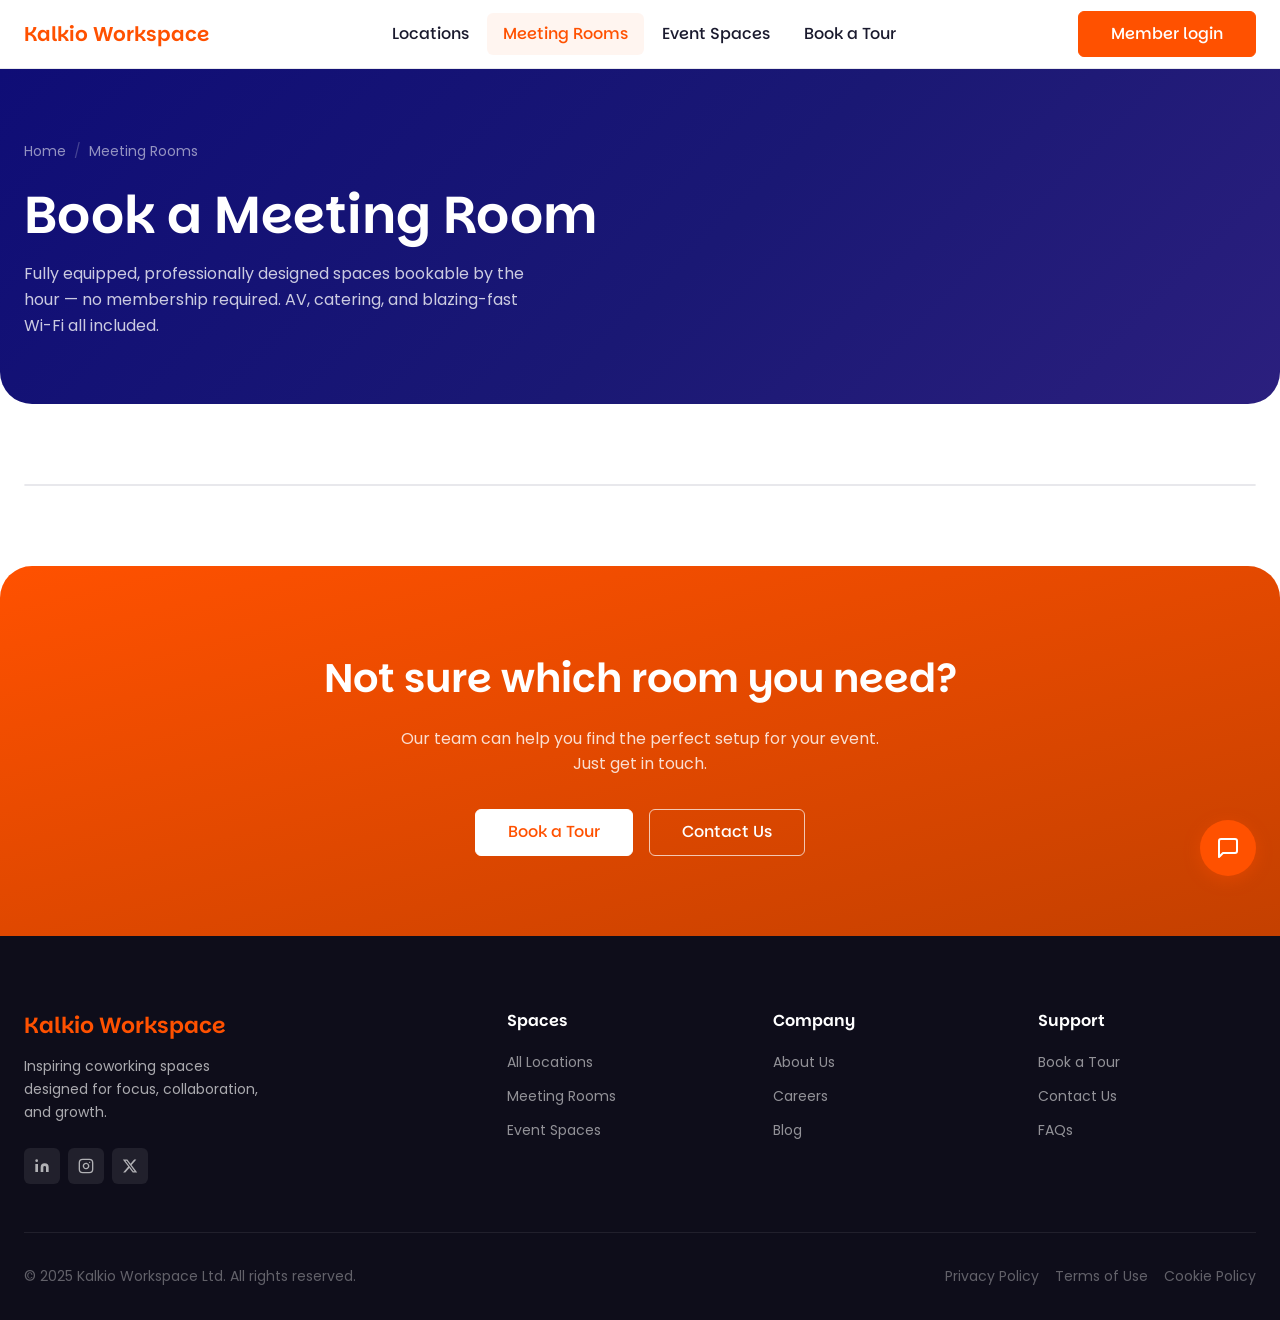
<file: meeting-rooms.html>
<!DOCTYPE html>
<html lang="en">
<head>
  <meta charset="UTF-8" />
  <meta name="viewport" content="width=device-width, initial-scale=1.0" />
  <meta name="description" content="Book a meeting room at Kalkio Workspace — fully equipped, bookable by the hour. AV, catering, and high-speed Wi-Fi included." />
  <title>Meeting Rooms — Kalkio Workspace</title>

  <script src="https://mcp.figma.com/mcp/html-to-design/capture.js" async></script>

  <!-- Google Fonts -->
  <link rel="preconnect" href="https://fonts.googleapis.com" />
  <link rel="preconnect" href="https://fonts.gstatic.com" crossorigin />
  <link href="https://fonts.googleapis.com/css2?family=Parkinsans:wght@400;500;600&family=Poppins:wght@400;500;600&display=swap" rel="stylesheet" />

  <!-- Shared Stylesheet -->
  <link rel="stylesheet" href="styles.css" />

  <!--
    NEXUDUS BOOKING WIDGET SCRIPT
    This script enables the embedded booking widget below.
    TODO: Confirm this is the correct CDN URL with your Nexudus account manager.
  -->
  <script src="https://cdn.nexudus.site/widget/nexudus-widget.min.js" defer></script>
</head>
<body>

  <!-- =============================================
       NAVIGATION
       ============================================= -->
  <header class="site-nav" role="banner">
    <div class="container nav-inner">
      <a href="index.html" class="nav-logo" aria-label="Kalkio Workspace — Home">Kalkio Workspace</a>

      <nav class="nav-links" aria-label="Primary navigation">
        <a href="locations.html">Locations</a>
        <a href="meeting-rooms.html" class="active">Meeting Rooms</a>
        <a href="event-spaces.html">Event Spaces</a>
        <a href="book-tour.html">Book a Tour</a>
      </nav>

      <div class="nav-actions">
        <a href="#" class="btn btn-primary">Member login</a>
      </div>

      <button class="nav-hamburger" aria-label="Open menu" aria-expanded="false" aria-controls="mobile-menu">
        <span></span><span></span><span></span>
      </button>
    </div>

    <nav class="nav-mobile" id="mobile-menu" aria-label="Mobile navigation">
      <a href="locations.html">Locations</a>
      <a href="meeting-rooms.html">Meeting Rooms</a>
      <a href="event-spaces.html">Event Spaces</a>
      <a href="book-tour.html">Book a Tour</a>
      <div class="nav-mobile-actions">
        <a href="#" class="btn btn-secondary">Member Login</a>
        <a href="book-tour.html" class="btn btn-primary">Book a Tour</a>
      </div>
    </nav>
  </header>

  <main>

    <!-- =============================================
         PAGE HERO
         ============================================= -->
    <section class="page-hero" aria-labelledby="page-hero-heading">
      <div class="container">
        <nav class="breadcrumb" aria-label="Breadcrumb">
          <a href="index.html">Home</a>
          <span class="breadcrumb-sep" aria-hidden="true">/</span>
          <span aria-current="page">Meeting Rooms</span>
        </nav>
        <h1 class="page-hero-title" id="page-hero-heading">Book a Meeting Room</h1>
        <p class="page-hero-subtitle">Fully equipped, professionally designed spaces bookable by the hour — no membership required. AV, catering, and blazing-fast Wi-Fi all included.</p>
      </div>
    </section>

    <!-- =============================================
         NEXUDUS BOOKING WIDGET
         ============================================= -->
    <!--
      BOOKING WIDGET — Nexudus Integration
      - Replace 'your-location' in the `url` attribute with your actual Nexudus subdomain
        e.g. url="https://kalkiocentral.nexudus.site/bookings/meeting-rooms/list"
      - The widget is loaded by the <script src="...nexudus-widget.min.js"> in <head>
      - Adjust hide-header / hide-footer / hide-logo as needed
    -->
    <section id="booking-widget" class="widget-section" aria-labelledby="widget-heading">
      <div class="container">
        <!-- Replace 'your-location' in the url attribute with your actual Nexudus subdomain -->
        <div
          id="nexudus-widget-iframe"
          url="https://coworking-network.nexudus.site/coworking-network/bookings/meeting-rooms/list"
          hide-header="true"
          hide-footer="true"
          hide-logo="true"
          aria-label="Meeting room booking widget"
        ></div>
      </div>
    </section>

    <!-- =============================================
         CTA STRIP
         ============================================= -->
    <section class="cta-strip" aria-labelledby="rooms-cta-heading">
      <div class="container">
        <h2 id="rooms-cta-heading">Not sure which room you need?</h2>
        <p>Our team can help you find the perfect setup for your event. Just get in touch.</p>
        <div class="cta-strip-actions">
          <a href="book-tour.html" class="btn btn-white">Book a Tour</a>
          <a href="index.html#enquire" class="btn btn-outline-white">Contact Us</a>
        </div>
      </div>
    </section>

  </main>

  <!-- =============================================
       FOOTER
       ============================================= -->
  <footer class="site-footer" role="contentinfo">
    <div class="container">
      <div class="footer-grid">
        <div class="footer-brand">
          <a href="index.html" class="nav-logo" aria-label="Kalkio Workspace — Home">Kalkio Workspace</a>
          <p>Inspiring coworking spaces designed for focus, collaboration, and growth.</p>
          <div class="footer-social" aria-label="Social media links">
            <a href="#" class="social-icon" aria-label="LinkedIn">
              <svg width="16" height="16" viewBox="0 0 24 24" fill="currentColor" aria-hidden="true"><path d="M16 8a6 6 0 0 1 6 6v7h-4v-7a2 2 0 0 0-2-2 2 2 0 0 0-2 2v7h-4v-7a6 6 0 0 1 6-6zM2 9h4v12H2z"/><circle cx="4" cy="4" r="2"/></svg>
            </a>
            <a href="#" class="social-icon" aria-label="Instagram">
              <svg width="16" height="16" viewBox="0 0 24 24" fill="none" stroke="currentColor" stroke-width="2" stroke-linecap="round" stroke-linejoin="round" aria-hidden="true"><rect x="2" y="2" width="20" height="20" rx="5" ry="5"/><path d="M16 11.37A4 4 0 1 1 12.63 8 4 4 0 0 1 16 11.37z"/><line x1="17.5" y1="6.5" x2="17.51" y2="6.5"/></svg>
            </a>
            <a href="#" class="social-icon" aria-label="X (Twitter)">
              <svg width="16" height="16" viewBox="0 0 24 24" fill="currentColor" aria-hidden="true"><path d="M18.244 2.25h3.308l-7.227 8.26 8.502 11.24H16.17l-5.214-6.817L4.99 21.75H1.68l7.73-8.835L1.254 2.25H8.08l4.713 6.231zm-1.161 17.52h1.833L7.084 4.126H5.117z"/></svg>
            </a>
          </div>
        </div>
        <nav class="footer-col" aria-label="Spaces links">
          <h4>Spaces</h4>
          <ul>
            <li><a href="locations.html">All Locations</a></li>
            <li><a href="meeting-rooms.html">Meeting Rooms</a></li>
            <li><a href="event-spaces.html">Event Spaces</a></li>
          </ul>
        </nav>
        <nav class="footer-col" aria-label="Company links">
          <h4>Company</h4>
          <ul>
            <li><a href="#">About Us</a></li>
            <li><a href="#">Careers</a></li>
            <li><a href="#">Blog</a></li>
          </ul>
        </nav>
        <nav class="footer-col" aria-label="Support links">
          <h4>Support</h4>
          <ul>
            <li><a href="book-tour.html">Book a Tour</a></li>
            <li><a href="index.html#enquire">Contact Us</a></li>
            <li><a href="#">FAQs</a></li>
          </ul>
        </nav>
      </div>
      <div class="footer-bottom">
        <p>&copy; 2025 Kalkio Workspace Ltd. All rights reserved.</p>
        <div class="footer-bottom-links">
          <a href="#">Privacy Policy</a>
          <a href="#">Terms of Use</a>
          <a href="#">Cookie Policy</a>
        </div>
      </div>
    </div>
  </footer>

  <!-- Chatbot -->
  <button id="chat-launcher" aria-label="Open chat" aria-expanded="false" aria-controls="chat-widget">
    <svg width="24" height="24" viewBox="0 0 24 24" fill="none" stroke="currentColor" stroke-width="2" stroke-linecap="round" stroke-linejoin="round" aria-hidden="true"><path d="M21 15a2 2 0 0 1-2 2H7l-4 4V5a2 2 0 0 1 2-2h14a2 2 0 0 1 2 2z"/></svg>
  </button>
  <div id="chat-widget" role="dialog" aria-label="Kalkio Support Chat" aria-modal="true">
    <div class="chat-header">
      <div class="chat-header-info">
        <span class="chat-header-dot" aria-hidden="true"></span>
        <span>Kalkio Support</span>
      </div>
      <button id="chat-close" aria-label="Close chat">&#x2715;</button>
    </div>
    <div class="chat-body">
      <!-- TODO: Replace with your chatbot embed code -->
      <p class="chat-placeholder-msg">Chat embed will appear here.<br />Replace this placeholder with your platform's chatbot embed code.</p>
    </div>
  </div>

  <script src="main.js"></script>
</body>
</html>
</file>
<file: styles.css>
/* =========================================
   KALKIO WORKSPACE — Shared Stylesheet
   ========================================= */

/* --- Google Fonts imported via <link> in each HTML <head> --- */

/* =========================================
   CSS CUSTOM PROPERTIES
   ========================================= */
:root {
  /* Brand Colours */
  --color-primary:     #FF5100;
  --color-secondary:   #0F0D76;
  --color-white:       #FFFFFF;
  --color-bg-warm:     #FFF8F5;
  --color-bg-light:    #F7F7F9;
  --color-text:        #1A1A2E;
  --color-text-muted:  #6B6B80;
  --color-border:      #E8E8EC;

  /* Typography */
  --font-display: 'Parkinsans', sans-serif;
  --font-body:    'Poppins', sans-serif;

  /* Spacing Scale — 8px grid */
  --space-1:    8px;
  --space-2:   16px;
  --space-3:   24px;
  --space-4:   32px;
  --space-5:   40px;
  --space-6:   48px;
  --space-8:   64px;
  --space-10:  80px;
  /* Named aliases */
  --space-xs:  var(--space-1);
  --space-sm:  var(--space-2);
  --space-md:  var(--space-3);
  --space-lg:  var(--space-6);
  --space-xl:  var(--space-10);

  /* Layout */
  --max-width:        1400px;
  --container-padding: 24px;

  /* Border Radius */
  --radius-sm:   6px;
  --radius-md:   8px;
  --radius-lg:   32px;
  --radius-full: 9999px;

  /* Shadows */
  --shadow-sm: 0 1px 3px rgba(0,0,0,0.07), 0 1px 2px rgba(0,0,0,0.04);
  --shadow-md: 0 4px 16px rgba(0,0,0,0.08), 0 2px 4px rgba(0,0,0,0.04);
  --shadow-lg: 0 12px 36px rgba(0,0,0,0.12), 0 4px 8px rgba(0,0,0,0.06);

  /* Transitions */
  --transition: all 0.25s ease;
}

/* =========================================
   RESET & BASE
   ========================================= */
*, *::before, *::after {
  box-sizing: border-box;
  margin: 0;
  padding: 0;
}

html {
  scroll-behavior: smooth;
  font-size: 16px;
}

body {
  font-family: var(--font-body);
  color: var(--color-text);
  background-color: var(--color-white);
  line-height: 1.6;
  -webkit-font-smoothing: antialiased;
}

img {
  max-width: 100%;
  height: auto;
  display: block;
}

a { color: inherit; text-decoration: none; }
ul { list-style: none; }

/* =========================================
   CONTAINER
   ========================================= */
.container {
  max-width: var(--max-width);
  margin: 0 auto;
  padding: 0 var(--container-padding);
}

/* =========================================
   BUTTONS
   ========================================= */
.btn {
  display: inline-flex;
  align-items: center;
  justify-content: center;
  gap: 8px;
  font-family: var(--font-display);
  font-weight: 500;
  font-size: 1rem;
  border-radius: var(--radius-sm);
  padding: 12px 32px;
  cursor: pointer;
  border: 1px solid transparent;
  transition: var(--transition);
  text-decoration: none;
  white-space: nowrap;
  line-height: 1.3;
}

/* Primary — solid orange */
.btn-primary {
  background-color: var(--color-primary);
  color: var(--color-white);
  border-color: var(--color-primary);
}
.btn-primary:hover {
  background-color: #e64800;
  border-color: #e64800;
  transform: translateY(-1px);
  box-shadow: var(--shadow-md);
}

/* Secondary — outlined navy */
.btn-secondary {
  background-color: transparent;
  color: var(--color-secondary);
  border-color: var(--color-secondary);
}
.btn-secondary:hover {
  background-color: var(--color-secondary);
  color: var(--color-white);
  transform: translateY(-1px);
  box-shadow: var(--shadow-md);
}

/* Tertiary — text only */
.btn-tertiary {
  background-color: transparent;
  color: var(--color-secondary);
  border-color: transparent;
  padding: 12px 32px;
}
.btn-tertiary:hover {
  color: var(--color-primary);
  background-color: rgba(255, 81, 0, 0.06);
}

/* White variant (for dark backgrounds) */
.btn-white {
  background-color: var(--color-white);
  color: var(--color-primary);
  border-color: var(--color-white);
}
.btn-white:hover {
  background-color: transparent;
  color: var(--color-white);
  border-color: var(--color-white);
}

/* Outlined white */
.btn-outline-white {
  background-color: transparent;
  color: var(--color-white);
  border-color: rgba(255,255,255,0.7);
}
.btn-outline-white:hover {
  background-color: var(--color-white);
  color: var(--color-primary);
  border-color: var(--color-white);
}

/* Outlined orange */
.btn-outline-orange {
  background-color: transparent;
  color: var(--color-primary);
  border-color: var(--color-primary);
}
.btn-outline-orange:hover {
  background-color: var(--color-primary);
  color: var(--color-white);
  transform: translateY(-1px);
  box-shadow: var(--shadow-md);
}


/* =========================================
   SECTION HEADINGS
   ========================================= */
.section-label {
  font-family: var(--font-display);
  font-size: 0.75rem;
  font-weight: 600;
  letter-spacing: 0.1em;
  text-transform: uppercase;
  color: var(--color-primary);
  display: block;
  margin-bottom: 10px;
}

.section-title {
  font-family: var(--font-display);
  font-size: clamp(1.75rem, 4vw, 2.5rem);
  font-weight: 600;
  color: var(--color-secondary);
  line-height: 1.2;
  margin-bottom: 16px;
}

.section-subtitle {
  font-family: var(--font-body);
  font-size: 1rem;
  color: var(--color-text-muted);
  max-width: 560px;
  line-height: 1.7;
}

.section-header { margin-bottom: 48px; }
.section-header.centered { text-align: center; }
.section-header.centered .section-subtitle { margin: 0 auto; }

/* =========================================
   NAVIGATION
   ========================================= */
.site-nav {
  position: sticky;
  top: 0;
  left: 0;
  right: 0;
  z-index: 1000;
  background-color: var(--color-white);
  box-shadow: 0 1px 0 var(--color-border);
  transition: var(--transition);
}

.site-nav.scrolled {
  background-color: rgba(255,255,255,0.9);
  backdrop-filter: blur(14px);
  -webkit-backdrop-filter: blur(14px);
  box-shadow: var(--shadow-sm);
}

.nav-inner {
  display: flex;
  align-items: center;
  justify-content: space-between;
  height: 68px;
}

.nav-logo {
  font-family: var(--font-display);
  font-size: 1.25rem;
  font-weight: 600;
  color: var(--color-primary);
  white-space: nowrap;
  flex-shrink: 0;
}
.nav-logo:hover { opacity: 0.85; }

.nav-links {
  display: flex;
  align-items: center;
  gap: 2px;
}
.nav-links a {
  font-family: var(--font-display);
  font-size: 1rem;
  font-weight: 500;
  color: var(--color-text);
  padding: 8px 16px;
  border-radius: var(--radius-sm);
  transition: var(--transition);
}
.nav-links a:hover,
.nav-links a.active {
  color: var(--color-primary);
  background-color: rgba(255, 81, 0, 0.06);
}

.nav-actions {
  display: flex;
  align-items: center;
  gap: 8px;
}

/* Hamburger */
.nav-hamburger {
  display: none;
  flex-direction: column;
  justify-content: center;
  gap: 5px;
  width: 40px;
  height: 40px;
  background: none;
  border: none;
  cursor: pointer;
  padding: 6px;
  border-radius: var(--radius-sm);
  transition: var(--transition);
}
.nav-hamburger:hover { background-color: var(--color-bg-light); }
.nav-hamburger span {
  display: block;
  width: 22px;
  height: 2px;
  background-color: var(--color-text);
  transition: var(--transition);
  border-radius: 2px;
}
.nav-hamburger.open span:nth-child(1) { transform: translateY(7px) rotate(45deg); }
.nav-hamburger.open span:nth-child(2) { opacity: 0; transform: scaleX(0); }
.nav-hamburger.open span:nth-child(3) { transform: translateY(-7px) rotate(-45deg); }

/* Mobile slide-down menu */
.nav-mobile {
  display: none;
  flex-direction: column;
  padding: 16px 24px;
  background-color: var(--color-white);
  border-top: 1px solid var(--color-border);
  box-shadow: var(--shadow-md);
}
.nav-mobile.open { display: flex; }
.nav-mobile a {
  font-family: var(--font-body);
  font-size: 1rem;
  font-weight: 500;
  color: var(--color-text);
  padding: 16px 0;
  border-bottom: 1px solid var(--color-border);
  transition: var(--transition);
}
.nav-mobile a:last-of-type { border-bottom: none; }
.nav-mobile a:hover { color: var(--color-primary); }
.nav-mobile-actions {
  display: flex;
  flex-direction: column;
  gap: 8px;
  margin-top: 16px;
}
.nav-mobile-actions .btn { width: 100%; justify-content: center; }

/* =========================================
   HERO — HOMEPAGE
   ========================================= */
.hero {
  background-color: var(--color-bg-warm);
  border-radius: 0 0 32px 32px;
  overflow: hidden;
}

.hero-inner {
  display: grid;
  grid-template-columns: 1fr 1fr;
  align-items: stretch;
  min-height: 580px;
}

.hero-content {
  display: flex;
  flex-direction: column;
  gap: 48px;
  justify-content: center;
  padding: 80px 48px 80px max(var(--container-padding), calc((100vw - var(--max-width)) / 2));
}

.hero-text {
  display: flex;
  flex-direction: column;
  gap: 24px;
}

.hero-title {
  font-family: var(--font-display);
  font-size: clamp(2.5rem, 5vw, 4rem);
  font-weight: 600;
  line-height: 1.2;
  letter-spacing: -0.011em;
  color: #212121;
}

.hero-subtitle {
  font-family: var(--font-body);
  font-size: 1rem;
  font-weight: 400;
  color: rgba(33, 37, 41, 0.75);
  line-height: 1.5;
}

.hero-actions {
  display: flex;
  gap: 16px;
  flex-wrap: wrap;
}

.hero-image {
  position: relative;
  padding: 80px 0;
}

.hero-image img {
  width: 100%;
  height: 100%;
  object-fit: cover;
  display: block;
  border-radius: 24px 0 0 24px;
}

/* =========================================
   WHY KALKIO
   ========================================= */
.why-kalkio {
  padding: var(--space-xl) 0;
  background-color: var(--color-white);
}

.features-grid {
  display: grid;
  grid-template-columns: repeat(3, 1fr);
  gap: 24px;
}

.feature-card {
  background-color: var(--color-white);
  border-radius: var(--radius-lg);
  padding: 32px;
  transition: var(--transition);
  border: 1px solid rgba(255,81,0,0.08);
}
.feature-card:hover {
  transform: translateY(-4px);
  box-shadow: var(--shadow-lg);
}

.feature-icon {
  width: 52px;
  height: 52px;
  background-color: rgba(255,81,0,0.1);
  border-radius: var(--radius-md);
  display: flex;
  align-items: center;
  justify-content: center;
  margin-bottom: 20px;
  color: var(--color-primary);
}

.feature-card h3 {
  font-family: var(--font-display);
  font-size: 1.125rem;
  font-weight: 600;
  color: var(--color-secondary);
  margin-bottom: 10px;
}
.feature-card p {
  font-size: 1rem;
  color: var(--color-text-muted);
  line-height: 1.65;
}

/* =========================================
   LOCATIONS — HOMEPAGE SCROLL ROW
   ========================================= */
.locations-section {
  padding: var(--space-xl) 0;
  background-color: var(--color-bg-warm);
}

.locations-scroll-wrapper {
  padding-bottom: 12px;
}

.locations-row {
  display: grid;
  grid-template-columns: repeat(3, 1fr);
  gap: 24px;
  padding: 4px 0 8px;
}

.location-card {
  width: 100%;
  border-radius: var(--radius-lg);
  overflow: hidden;
  background-color: var(--color-white);
  box-shadow: var(--shadow-sm);
  border: 1px solid var(--color-border);
  transition: var(--transition);
  text-decoration: none;
  color: inherit;
  cursor: pointer;
}
.location-card:hover { transform: translateY(-4px); box-shadow: var(--shadow-lg); }

.location-card-image {
  height: 200px;
  position: relative;
  overflow: hidden;
}
/* TODO: Replace these gradients with real location photos */
.location-card-image.central  { background: linear-gradient(135deg, #FF5100 0%, #FF8C42 50%, #0F0D76 100%); }
.location-card-image.riverside { background: linear-gradient(135deg, #0F0D76 0%, #2d3b9e 50%, #FF5100 100%); }
.location-card-image.east      { background: linear-gradient(135deg, #FF8C42 0%, #FF5100 40%, #0a0855 100%); }

/* Real photo fills the card image area */
.location-card-image img {
  width: 100%;
  height: 100%;
  object-fit: cover;
  display: block;
}

.location-card-image::after {
  content: '';
  position: absolute;
  inset: 0;
  background: linear-gradient(to top, rgba(0,0,0,0.35) 0%, transparent 55%);
}
.location-card-image-label {
  position: absolute;
  bottom: 12px;
  left: 16px;
  z-index: 1;
  font-family: var(--font-display);
  font-size: 0.75rem;
  font-weight: 600;
  color: var(--color-white);
  background-color: rgba(255,81,0,0.9);
  padding: 4px 12px;
  border-radius: var(--radius-full);
}

.location-card-body { padding: 24px; }
.location-card-body h3 {
  font-family: var(--font-display);
  font-size: 1.125rem;
  font-weight: 600;
  color: var(--color-secondary);
  margin-bottom: 3px;
}
.location-card-city {
  font-size: 0.875rem;
  color: var(--color-text-muted);
  margin-bottom: 16px;
  display: flex;
  align-items: center;
  gap: 5px;
}
.location-amenities {
  display: flex;
  flex-direction: column;
  gap: 6px;
  margin-bottom: 20px;
}
.location-amenities li {
  font-size: 0.875rem;
  color: var(--color-text-muted);
  display: flex;
  align-items: center;
  gap: 8px;
}
.location-amenities li::before {
  content: '';
  display: inline-block;
  width: 6px;
  height: 6px;
  border-radius: 50%;
  background-color: var(--color-primary);
  flex-shrink: 0;
}

/* =========================================
   MEMBERSHIPS
   ========================================= */
.memberships-section {
  padding: var(--space-xl) 0;
  background-color: var(--color-white);
}

.memberships-grid {
  display: grid;
  grid-template-columns: repeat(3, 1fr);
  gap: 24px;
  margin-bottom: 40px;
}

.membership-card {
  background-color: var(--color-white);
  border-radius: var(--radius-lg);
  padding: 32px;
  border: 2px solid var(--color-border);
  transition: var(--transition);
  position: relative;
  display: flex;
  flex-direction: column;
}
.membership-card:hover { transform: translateY(-4px); box-shadow: var(--shadow-lg); }
.membership-card.featured {
  border-color: var(--color-primary);
  box-shadow: 0 0 0 1px var(--color-primary), var(--shadow-md);
}

.membership-badge {
  position: absolute;
  top: -14px;
  left: 50%;
  transform: translateX(-50%);
  background-color: var(--color-primary);
  color: var(--color-white);
  font-family: var(--font-display);
  font-size: 0.75rem;
  font-weight: 600;
  padding: 4px 16px;
  border-radius: var(--radius-full);
  white-space: nowrap;
}

.membership-tier {
  font-family: var(--font-display);
  font-size: 1.25rem;
  font-weight: 600;
  color: var(--color-secondary);
  margin-bottom: 8px;
}
.membership-price {
  font-family: var(--font-display);
  font-size: 2rem;
  font-weight: 600;
  color: var(--color-primary);
  margin-bottom: 20px;
  line-height: 1;
}
.membership-price span {
  font-family: var(--font-body);
  font-size: 1rem;
  font-weight: 400;
  color: var(--color-text-muted);
}

.membership-features {
  display: flex;
  flex-direction: column;
  gap: 8px;
  margin-bottom: 32px;
  flex: 1;
}
.membership-features li {
  font-size: 0.875rem;
  color: var(--color-text-muted);
  display: flex;
  align-items: flex-start;
  gap: 8px;
}
.check-icon { color: var(--color-primary); flex-shrink: 0; margin-top: 1px; }

/* Meeting rooms teaser strip */
.meeting-rooms-teaser {
  background: linear-gradient(135deg, var(--color-secondary) 0%, #1a1874 100%);
  border-radius: var(--radius-lg);
  padding: 40px;
  display: flex;
  align-items: center;
  justify-content: space-between;
  gap: 24px;
  flex-wrap: wrap;
}
.meeting-rooms-teaser h3 {
  font-family: var(--font-display);
  font-size: 1.375rem;
  font-weight: 600;
  color: var(--color-white);
  margin-bottom: 6px;
}
.meeting-rooms-teaser p {
  font-size: 1rem;
  color: rgba(255,255,255,0.72);
}

/* =========================================
   SOCIAL PROOF
   ========================================= */
.social-proof {
  padding: var(--space-xl) 0;
  background-color: var(--color-bg-warm);
}

.logos-row {
  display: flex;
  align-items: center;
  justify-content: center;
  gap: 16px;
  flex-wrap: wrap;
  margin-bottom: 64px;
}
/* TODO: Replace these placeholder boxes with real partner/client logo images */
.logo-placeholder {
  width: 120px;
  height: 44px;
  background-color: #E8E8EC;
  border-radius: var(--radius-sm);
  display: flex;
  align-items: center;
  justify-content: center;
  font-size: 0.75rem;
  font-weight: 500;
  color: var(--color-text-muted);
}

.testimonials-grid {
  display: grid;
  grid-template-columns: repeat(3, 1fr);
  gap: 24px;
}

.testimonial-card {
  background-color: var(--color-white);
  border-radius: var(--radius-lg);
  padding: 32px;
  border: 1px solid rgba(255,81,0,0.08);
  transition: var(--transition);
}
.testimonial-card:hover { transform: translateY(-4px); box-shadow: var(--shadow-md); }

.testimonial-quote {
  font-size: 1rem;
  color: var(--color-text);
  line-height: 1.7;
  margin-bottom: 20px;
  font-style: normal;
}

.testimonial-author { display: flex; align-items: center; gap: 16px; }
.testimonial-avatar {
  width: 42px;
  height: 42px;
  border-radius: 50%;
  background: linear-gradient(135deg, var(--color-primary), var(--color-secondary));
  flex-shrink: 0;
}
.testimonial-name {
  font-family: var(--font-display);
  font-size: 1rem;
  font-weight: 600;
  color: var(--color-secondary);
}
.testimonial-role { font-size: 0.75rem; color: var(--color-text-muted); }

/* =========================================
   EVENT SPACES TEASER (Homepage)
   ========================================= */
.event-teaser { padding: var(--space-xl) 0; background-color: var(--color-white); }

.event-teaser-inner {
  display: grid;
  grid-template-columns: 1fr 1fr;
  gap: 64px;
  align-items: center;
}

.event-teaser-image {
  height: 480px;
  border-radius: var(--radius-lg);
  background: linear-gradient(135deg, #0F0D76 0%, #1a1874 40%, #FF5100 100%);
  position: relative;
  overflow: hidden;
}
.event-teaser-image img {
  width: 100%;
  height: 100%;
  object-fit: cover;
  display: block;
}
.event-teaser-image::after {
  content: '';
  position: absolute;
  inset: 0;
  background: linear-gradient(45deg, rgba(15,13,118,0.2) 0%, transparent 60%);
}

.event-teaser-content .section-subtitle { margin-bottom: 32px; }
.event-teaser-stats {
  display: grid;
  grid-template-columns: repeat(3, 1fr);
  gap: 16px;
  margin-bottom: 36px;
}
.event-stat {
  text-align: center;
  padding: 16px;
  background-color: var(--color-white);
  border-radius: var(--radius-md);
  border: 1px solid var(--color-border);
}
.event-stat-number {
  font-family: var(--font-display);
  font-size: 1.75rem;
  font-weight: 600;
  color: var(--color-primary);
  display: block;
}
.event-stat-label { font-size: 0.75rem; color: var(--color-text-muted); }

/* =========================================
   ENQUIRY / CONTACT FORM
   ========================================= */
.contact-section {
  padding: var(--space-xl) 0;
  background-color: var(--color-secondary);
  border-radius: 32px 32px 0 0;
}
.contact-section .section-title { color: var(--color-white); }
.contact-section .section-subtitle { color: rgba(255,255,255,0.7); }
.contact-section .section-label { color: var(--color-white); }

.contact-grid {
  display: grid;
  grid-template-columns: 1fr 1.4fr;
  gap: 64px;
  align-items: start;
}

.contact-info-items {
  display: flex;
  flex-direction: column;
  gap: 24px;
  margin-top: 32px;
}
.contact-info-item { display: flex; align-items: flex-start; gap: 16px; }
.contact-info-icon {
  width: 42px;
  height: 42px;
  background-color: rgba(255, 255, 255, 0.15);
  border-radius: var(--radius-sm);
  display: flex;
  align-items: center;
  justify-content: center;
  color: var(--color-white);
  flex-shrink: 0;
}
.contact-info-text h4 {
  font-family: var(--font-display);
  font-size: 1rem;
  font-weight: 600;
  color: var(--color-white);
  margin-bottom: 2px;
}
.contact-info-text p { font-size: 0.875rem; color: rgba(255,255,255,0.6); }

/* Form Card */
.enquiry-form {
  background-color: var(--color-white);
  border-radius: var(--radius-lg);
  padding: 40px;
}

.form-grid {
  display: grid;
  grid-template-columns: 1fr 1fr;
  gap: 16px;
}
.form-group { display: flex; flex-direction: column; gap: 6px; }
.form-group.full-width { grid-column: 1 / -1; }

.form-group label {
  font-family: var(--font-body);
  font-size: 0.875rem;
  font-weight: 500;
  color: var(--color-text);
}
.form-group input,
.form-group select,
.form-group textarea {
  font-family: var(--font-body);
  font-size: 1rem;
  color: var(--color-text);
  background-color: var(--color-bg-light);
  border: 1.5px solid var(--color-border);
  border-radius: var(--radius-sm);
  padding: 8px 16px;
  transition: var(--transition);
  outline: none;
  width: 100%;
}
.form-group input:focus,
.form-group select:focus,
.form-group textarea:focus {
  border-color: var(--color-primary);
  background-color: var(--color-white);
  box-shadow: 0 0 0 3px rgba(255,81,0,0.1);
}
.form-group select {
  appearance: none;
  -webkit-appearance: none;
  background-image: url("data:image/svg+xml,%3Csvg xmlns='http://www.w3.org/2000/svg' width='16' height='16' viewBox='0 0 24 24' fill='none' stroke='%236B7280' stroke-width='2' stroke-linecap='round' stroke-linejoin='round'%3E%3Cpolyline points='6 9 12 15 18 9'/%3E%3C/svg%3E");
  background-repeat: no-repeat;
  background-position: right 16px center;
  padding-right: 40px;
  cursor: pointer;
}
.form-group input.error,
.form-group select.error,
.form-group textarea.error { border-color: #e53e3e; }

.form-error-msg { font-size: 0.75rem; color: #e53e3e; display: none; }
.form-error-msg.visible { display: block; }

.form-group textarea { resize: vertical; min-height: 110px; }

.form-submit { margin-top: 16px; width: 100%; }

.form-success {
  display: none;
  text-align: center;
  padding: 16px;
  background-color: rgba(255,81,0,0.07);
  border-radius: var(--radius-md);
  color: var(--color-secondary);
  font-weight: 500;
  font-size: 1rem;
  margin-top: 16px;
  border: 1px solid rgba(255,81,0,0.15);
}
.form-success.visible { display: block; }

/* =========================================
   FOOTER
   ========================================= */
.site-footer {
  background-color: #0e0d1a;
  color: rgba(255,255,255,0.65);
  padding: 72px 0 32px;
}

.footer-grid {
  display: grid;
  grid-template-columns: 2fr 1fr 1fr 1fr;
  gap: 48px;
  margin-bottom: 48px;
}

.footer-brand .nav-logo { display: inline-block; margin-bottom: 12px; font-size: 1.375rem; }
.footer-brand p {
  font-size: 0.875rem;
  line-height: 1.65;
  max-width: 240px;
  margin-bottom: 24px;
}
.footer-social { display: flex; gap: 8px; }
.social-icon {
  width: 36px;
  height: 36px;
  background-color: rgba(255,255,255,0.08);
  border-radius: var(--radius-sm);
  display: flex;
  align-items: center;
  justify-content: center;
  color: rgba(255,255,255,0.65);
  transition: var(--transition);
}
.social-icon:hover { background-color: var(--color-primary); color: var(--color-white); }

.footer-col h4 {
  font-family: var(--font-display);
  font-size: 1rem;
  font-weight: 600;
  color: var(--color-white);
  margin-bottom: 16px;
}
.footer-col ul { display: flex; flex-direction: column; gap: 8px; }
.footer-col ul li a { font-size: 0.875rem; color: rgba(255,255,255,0.55); transition: var(--transition); }
.footer-col ul li a:hover { color: var(--color-primary); }

.footer-bottom {
  border-top: 1px solid rgba(255,255,255,0.08);
  padding-top: 32px;
  display: flex;
  align-items: center;
  justify-content: space-between;
  flex-wrap: wrap;
  gap: 16px;
}
.footer-bottom p { font-size: 0.875rem; color: rgba(255,255,255,0.35); }
.footer-bottom-links { display: flex; gap: 16px; }
.footer-bottom-links a {
  font-size: 0.875rem;
  color: rgba(255,255,255,0.35);
  transition: var(--transition);
}
.footer-bottom-links a:hover { color: var(--color-primary); }

/* =========================================
   CHATBOT FLOATING WIDGET
   ========================================= */
#chat-launcher {
  position: fixed;
  bottom: 24px;
  right: 24px;
  width: 56px;
  height: 56px;
  background-color: var(--color-primary);
  border-radius: 50%;
  display: flex;
  align-items: center;
  justify-content: center;
  cursor: pointer;
  box-shadow: 0 4px 16px rgba(255,81,0,0.4);
  z-index: 9999;
  transition: var(--transition);
  border: none;
  color: var(--color-white);
}
#chat-launcher:hover {
  transform: scale(1.08);
  box-shadow: 0 6px 24px rgba(255,81,0,0.5);
}

#chat-widget {
  position: fixed;
  bottom: 92px;
  right: 24px;
  width: 360px;
  height: 500px;
  background-color: var(--color-white);
  border-radius: var(--radius-lg);
  box-shadow: var(--shadow-lg), 0 0 0 1px rgba(0,0,0,0.06);
  z-index: 9998;
  display: flex;
  flex-direction: column;
  overflow: hidden;
  transform: translateY(20px);
  opacity: 0;
  pointer-events: none;
  transition: transform 0.3s cubic-bezier(0.34,1.56,0.64,1), opacity 0.25s ease;
}
#chat-widget.chat-open {
  transform: translateY(0);
  opacity: 1;
  pointer-events: all;
}

.chat-header {
  background-color: var(--color-secondary);
  color: var(--color-white);
  padding: 16px;
  display: flex;
  align-items: center;
  justify-content: space-between;
  flex-shrink: 0;
}
.chat-header-info { display: flex; align-items: center; gap: 8px; }
.chat-header-dot {
  width: 8px;
  height: 8px;
  background-color: #4ade80;
  border-radius: 50%;
}
.chat-header span {
  font-family: var(--font-display);
  font-size: 1rem;
  font-weight: 600;
}
#chat-close {
  background: none;
  border: none;
  color: rgba(255,255,255,0.7);
  cursor: pointer;
  font-size: 1.125rem;
  padding: 4px;
  display: flex;
  align-items: center;
  justify-content: center;
  transition: var(--transition);
  border-radius: var(--radius-sm);
  line-height: 1;
}
#chat-close:hover { color: var(--color-white); background-color: rgba(255,255,255,0.12); }

.chat-body {
  flex: 1;
  padding: 24px;
  overflow-y: auto;
  display: flex;
  flex-direction: column;
  gap: 16px;
}
.chat-placeholder-msg {
  font-size: 0.875rem;
  color: var(--color-text-muted);
  line-height: 1.6;
  text-align: center;
  padding: 24px 16px;
}

/* =========================================
   PAGE HERO — inner pages
   ========================================= */
.page-hero {
  background: linear-gradient(135deg, var(--color-secondary) 0%, #1a1874 55%, #2b1f7e 100%);
  padding: 72px 0 64px;
  color: var(--color-white);
  border-radius: 0 0 32px 32px;
}

.breadcrumb {
  display: flex;
  align-items: center;
  gap: 8px;
  font-size: 0.875rem;
  color: rgba(255,255,255,0.55);
  margin-bottom: 24px;
}
.breadcrumb a { color: rgba(255,255,255,0.55); transition: var(--transition); }
.breadcrumb a:hover { color: var(--color-primary); }
.breadcrumb-sep { opacity: 0.4; }

.page-hero-title {
  font-family: var(--font-display);
  font-size: clamp(2rem, 5vw, 3.25rem);
  font-weight: 600;
  color: var(--color-white);
  margin-bottom: 16px;
  line-height: 1.12;
}
.page-hero-subtitle {
  font-size: 1rem;
  color: rgba(255,255,255,0.78);
  max-width: 520px;
  line-height: 1.65;
}

/* =========================================
   AMENITIES — meeting rooms / event spaces
   ========================================= */
.amenities-section {
  padding: var(--space-xl) 0;
  background-color: var(--color-bg-warm);
}
.amenities-grid {
  display: grid;
  grid-template-columns: repeat(3, 1fr);
  gap: 16px;
}
.amenity-item {
  display: flex;
  align-items: flex-start;
  gap: 16px;
  padding: 24px;
  background-color: var(--color-white);
  border-radius: var(--radius-md);
  border: 1px solid var(--color-border);
  transition: var(--transition);
}
.amenity-item:hover { transform: translateY(-2px); box-shadow: var(--shadow-md); }
.amenity-icon {
  width: 44px;
  height: 44px;
  background-color: rgba(255,81,0,0.1);
  border-radius: var(--radius-sm);
  display: flex;
  align-items: center;
  justify-content: center;
  color: var(--color-primary);
  flex-shrink: 0;
}
.amenity-text h4 {
  font-family: var(--font-display);
  font-size: 1rem;
  font-weight: 600;
  color: var(--color-secondary);
  margin-bottom: 4px;
}
.amenity-text p { font-size: 0.875rem; color: var(--color-text-muted); }

/* =========================================
   NEXUDUS BOOKING WIDGET SECTION
   ========================================= */
.widget-section {
  padding: var(--space-xl) 0;
  background-color: var(--color-white);
}
.widget-section h2 {
  font-family: var(--font-display);
  font-size: clamp(1.5rem, 3vw, 2rem);
  font-weight: 600;
  color: var(--color-secondary);
  margin-bottom: 8px;
}
.widget-section .widget-intro {
  font-size: 1rem;
  color: var(--color-text-muted);
  margin-bottom: 36px;
}

/* The Nexudus iframe container */
#nexudus-widget-iframe,
.nexudus-widget-iframe {
  height: auto;
  border: 1px solid var(--color-border);
  border-radius: var(--radius-lg);
  overflow: hidden;
  background-color: transparent;
  display: block;
  color-scheme: only light;
}
#nexudus-widget-iframe iframe,
.nexudus-widget-iframe iframe {
  color-scheme: only light;
}

/* =========================================
   EVENT SPACES GRID — event-spaces.html
   ========================================= */
.event-spaces-section { padding: var(--space-xl) 0; background-color: var(--color-white); }

.event-spaces-grid {
  display: grid;
  grid-template-columns: repeat(3, 1fr);
  gap: 24px;
}

.event-space-card {
  border-radius: var(--radius-lg);
  overflow: hidden;
  background-color: var(--color-white);
  border: 1px solid var(--color-border);
  transition: var(--transition);
}
.event-space-card:hover { transform: translateY(-4px); box-shadow: var(--shadow-lg); }

.event-space-image {
  height: 220px;
  position: relative;
  display: flex;
  align-items: flex-end;
  padding: 16px;
}
/* TODO: Replace these gradients with real space photos */
.event-space-image.workshop { background: linear-gradient(135deg, #FF8C42, #FF5100); }
.event-space-image.boardroom { background: linear-gradient(135deg, #0F0D76, #2d3b9e); }
.event-space-image.venue    { background: linear-gradient(135deg, #1a1874 0%, #0F0D76 40%, #FF5100 100%); }

.event-space-image-tag {
  font-family: var(--font-display);
  font-size: 0.75rem;
  font-weight: 600;
  color: var(--color-white);
  background-color: rgba(0,0,0,0.35);
  padding: 4px 10px;
  border-radius: var(--radius-sm);
}

.event-space-body { padding: 24px; }
.event-space-body h3 {
  font-family: var(--font-display);
  font-size: 1.125rem;
  font-weight: 600;
  color: var(--color-secondary);
  margin-bottom: 8px;
}
.event-space-meta { display: flex; gap: 16px; margin-bottom: 12px; flex-wrap: wrap; }
.event-space-meta span {
  font-size: 0.875rem;
  color: var(--color-text-muted);
  display: flex;
  align-items: center;
  gap: 5px;
}
.event-space-desc {
  font-size: 0.875rem;
  color: var(--color-text-muted);
  line-height: 1.6;
  margin-bottom: 16px;
}
.event-space-price {
  font-family: var(--font-display);
  font-size: 1.25rem;
  font-weight: 600;
  color: var(--color-primary);
  margin-bottom: 16px;
}
.event-space-price span { font-size: 0.875rem; color: var(--color-text-muted); font-family: var(--font-body); font-weight: 400; }

/* =========================================
   LOCATIONS FULL PAGE
   ========================================= */
.locations-full-section { padding: var(--space-xl) 0; background-color: var(--color-white); }
.locations-full-grid { display: flex; flex-direction: column; gap: 48px; }

.location-full-card {
  display: grid;
  grid-template-columns: 400px 1fr;
  border-radius: var(--radius-lg);
  border: 1px solid var(--color-border);
  overflow: hidden;
  transition: var(--transition);
  background-color: var(--color-white);
}
.location-full-card:hover { box-shadow: var(--shadow-lg); }
.location-full-card.reversed { direction: rtl; }
.location-full-card.reversed > * { direction: ltr; }

.location-full-image { min-height: 320px; }
/* Real photo fills the full location card image area */
.location-full-image img {
  width: 100%;
  height: 100%;
  object-fit: cover;
  display: block;
}

.location-full-body {
  padding: 40px;
  display: flex;
  flex-direction: column;
  justify-content: center;
}
.location-full-body h2 {
  font-family: var(--font-display);
  font-size: 1.75rem;
  font-weight: 600;
  color: var(--color-secondary);
  margin-bottom: 6px;
}
.location-address {
  font-size: 1rem;
  color: var(--color-text-muted);
  display: flex;
  align-items: center;
  gap: 6px;
  margin-bottom: 16px;
}
.location-full-body > p {
  font-size: 1rem;
  color: var(--color-text-muted);
  line-height: 1.7;
  margin-bottom: 20px;
}
.location-tags {
  display: flex;
  flex-wrap: wrap;
  gap: 8px;
  margin-bottom: 20px;
}
.location-tag {
  font-size: 0.75rem;
  font-weight: 500;
  color: var(--color-secondary);
  background-color: rgba(15,13,118,0.06);
  padding: 4px 12px;
  border-radius: var(--radius-full);
}
.location-hours {
  font-size: 0.875rem;
  color: var(--color-text-muted);
  display: flex;
  align-items: center;
  gap: 6px;
  margin-bottom: 32px;
}
.location-actions { display: flex; gap: 16px; flex-wrap: wrap; }

/* =========================================
   BOOK A TOUR PAGE
   ========================================= */
.book-tour-section {
  padding: var(--space-xl) 0;
  background-color: var(--color-bg-warm);
}
.book-tour-grid {
  display: grid;
  grid-template-columns: 1fr 1.5fr;
  gap: 64px;
  align-items: start;
}

.book-tour-info h2 {
  font-family: var(--font-display);
  font-size: 1.75rem;
  font-weight: 600;
  color: var(--color-secondary);
  margin-bottom: 16px;
}
.book-tour-info > p {
  font-size: 1rem;
  color: var(--color-text-muted);
  line-height: 1.7;
  margin-bottom: 32px;
}
.tour-steps { display: flex; flex-direction: column; gap: 24px; }
.tour-step { display: flex; align-items: flex-start; gap: 16px; }
.tour-step-number {
  width: 36px;
  height: 36px;
  background-color: var(--color-primary);
  color: var(--color-white);
  font-family: var(--font-display);
  font-size: 1rem;
  font-weight: 600;
  border-radius: 50%;
  display: flex;
  align-items: center;
  justify-content: center;
  flex-shrink: 0;
}
.tour-step-text h4 {
  font-family: var(--font-display);
  font-size: 1rem;
  font-weight: 600;
  color: var(--color-secondary);
  margin-bottom: 4px;
}
.tour-step-text p { font-size: 0.875rem; color: var(--color-text-muted); }

.book-tour-form {
  background-color: var(--color-white);
  border-radius: var(--radius-lg);
  padding: 40px;
  box-shadow: var(--shadow-md);
}
.book-tour-form h3 {
  font-family: var(--font-display);
  font-size: 1.25rem;
  font-weight: 600;
  color: var(--color-secondary);
  margin-bottom: 24px;
}

/* =========================================
   CTA STRIP (reusable)
   ========================================= */
.cta-strip {
  padding: var(--space-xl) 0;
  background: linear-gradient(166deg, var(--color-primary) 0%, #c44000 100%);
  border-radius: 32px 32px 0 0;
  text-align: center;
}
.cta-strip h2 {
  font-family: var(--font-display);
  font-size: clamp(1.75rem, 4vw, 2.5rem);
  font-weight: 600;
  color: var(--color-white);
  margin-bottom: 16px;
}
.cta-strip p {
  font-size: 1rem;
  color: rgba(255,255,255,0.82);
  margin-bottom: 32px;
  max-width: 480px;
  margin-left: auto;
  margin-right: auto;
}
.cta-strip-actions { display: flex; gap: 16px; justify-content: center; flex-wrap: wrap; }

/* =========================================
   RESPONSIVE — TABLET ≤ 1024px
   ========================================= */
@media (max-width: 1024px) {
  .hero-content { padding: 72px 40px 72px max(var(--container-padding), calc((100vw - var(--max-width)) / 2)); }

  .footer-grid { grid-template-columns: 1fr 1fr 1fr; gap: 32px; }
  .footer-brand { grid-column: 1 / -1; }

  .contact-grid { grid-template-columns: 1fr; gap: 40px; }

  .location-full-card { grid-template-columns: 320px 1fr; }
  .location-full-card.reversed { direction: ltr; }

  .book-tour-grid { grid-template-columns: 1fr; gap: 48px; }

  .event-teaser-inner { gap: 40px; }
}

/* =========================================
   RESPONSIVE — MOBILE ≤ 768px
   ========================================= */
@media (max-width: 768px) {
  :root { --space-xl: 48px; }

  /* Nav */
  .nav-links, .nav-actions { display: none; }
  .nav-hamburger { display: flex; }

  /* Hero */
  .hero-inner { grid-template-columns: 1fr; min-height: unset; }
  .hero-content { padding: 48px 24px 40px; }
  .hero-image { order: -1; padding: 0; }
  .hero-image img { border-radius: 0; min-height: 280px; }
  .hero-actions { flex-direction: column; align-items: flex-start; }
  .hero-actions .btn { width: 100%; justify-content: center; }

  /* Grids → single column */
  .features-grid,
  .memberships-grid,
  .testimonials-grid,
  .amenities-grid,
  .event-spaces-grid { grid-template-columns: 1fr; }

  /* Locations scroll → vertical stack */
  .locations-row { width: 100%; flex-direction: column; }
  .location-card { width: 100%; }

  /* Event teaser */
  .event-teaser-inner { grid-template-columns: 1fr; gap: 32px; }
  .event-teaser-image { height: 280px; }
  .event-teaser-stats { grid-template-columns: repeat(3, 1fr); }

  /* Location full cards */
  .location-full-card,
  .location-full-card.reversed { grid-template-columns: 1fr; direction: ltr; }
  .location-full-image { min-height: 220px; }
  .location-full-body { padding: 24px; }

  /* Footer */
  .footer-grid { grid-template-columns: 1fr 1fr; gap: 28px; }
  .footer-brand { grid-column: 1 / -1; }
  .footer-bottom { flex-direction: column; align-items: flex-start; }

  /* Form */
  .form-grid { grid-template-columns: 1fr; }
  .form-group.full-width { grid-column: 1; }

  /* Meeting rooms teaser */
  .meeting-rooms-teaser { flex-direction: column; text-align: center; }

  /* Chat panel */
  #chat-widget { width: calc(100vw - 24px); right: 12px; bottom: 88px; }

  /* Page hero */
  .page-hero { padding: 48px 0 40px; }

  /* Book tour */
  .book-tour-form { padding: 24px; }
  .enquiry-form  { padding: 24px; }

  /* Amenities */
  .amenities-grid { grid-template-columns: 1fr; }
}

@media (max-width: 480px) {
  .footer-grid { grid-template-columns: 1fr; }
  .footer-bottom-links { flex-direction: column; gap: 8px; }
  .event-teaser-stats { grid-template-columns: 1fr; }
  .location-actions { flex-direction: column; }
  .location-actions .btn { width: 100%; justify-content: center; }
  .hero-title { font-size: 2.25rem; }
}
</file>
